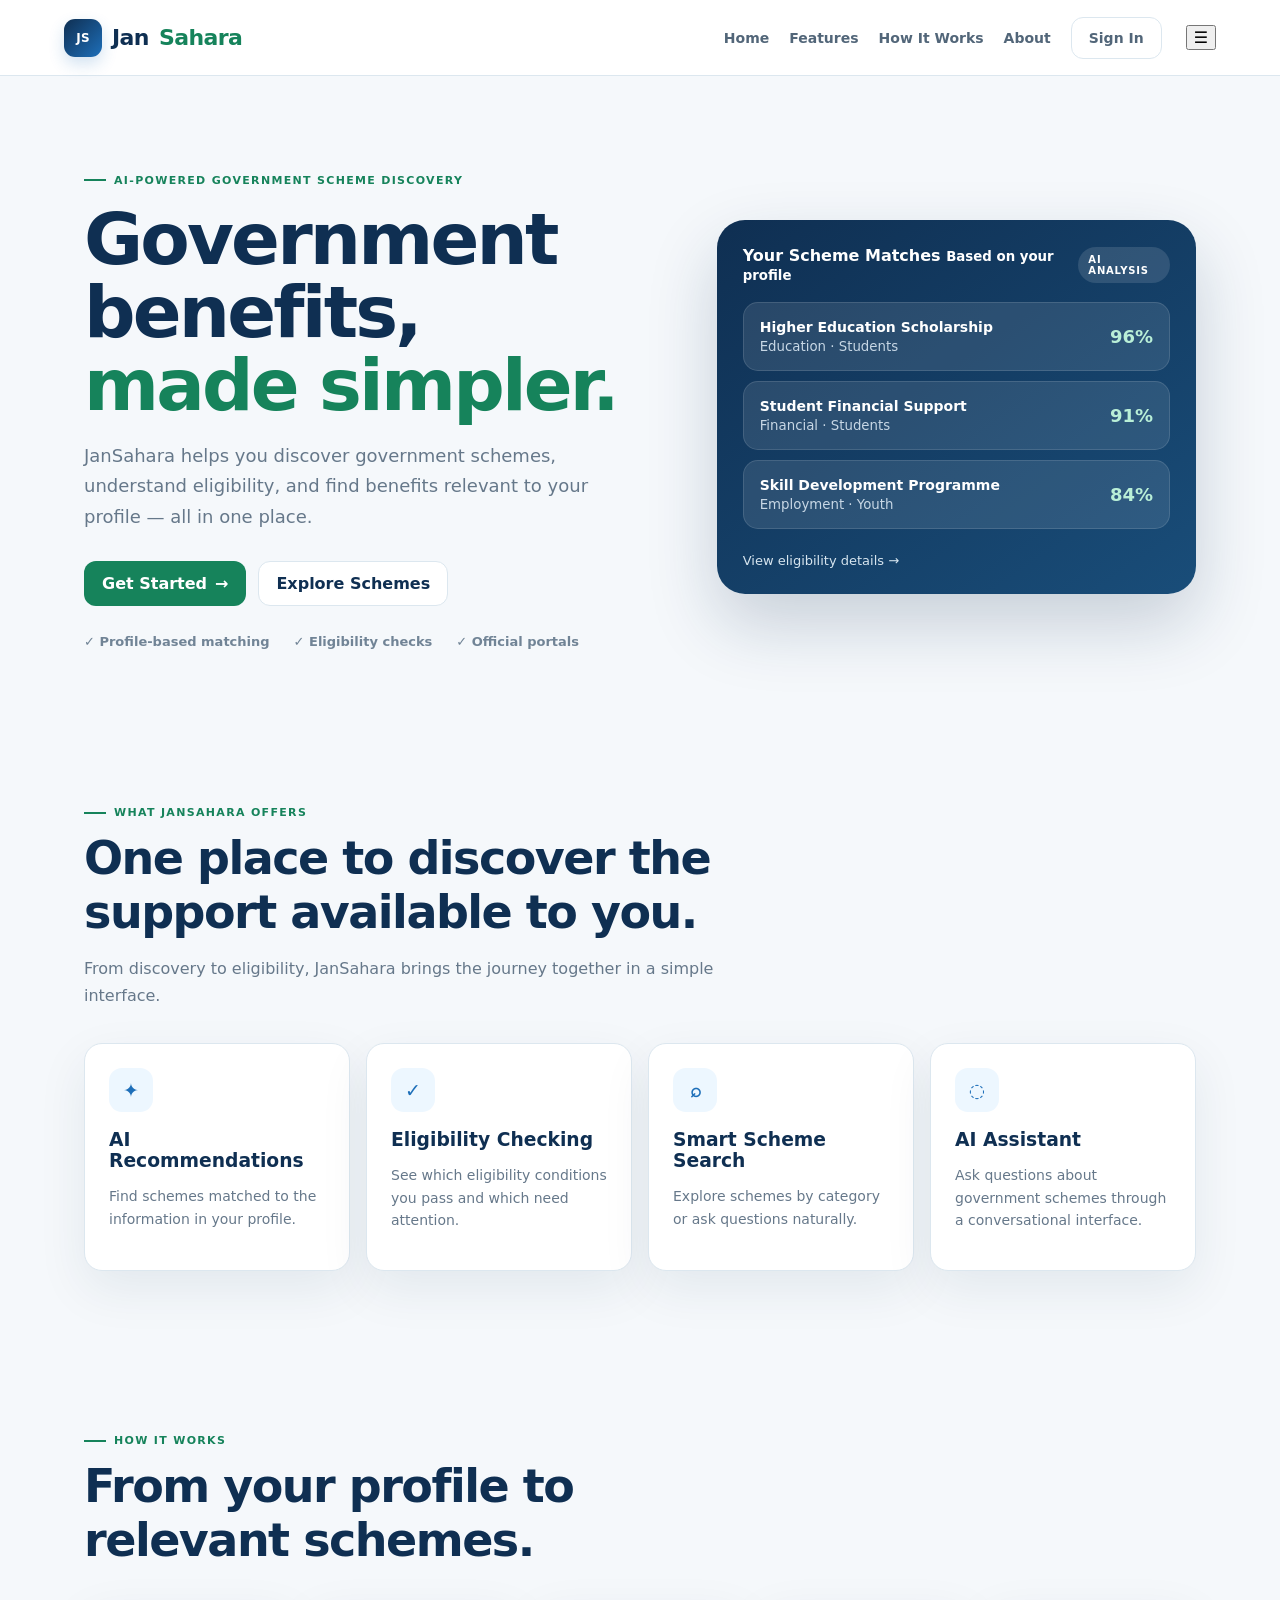
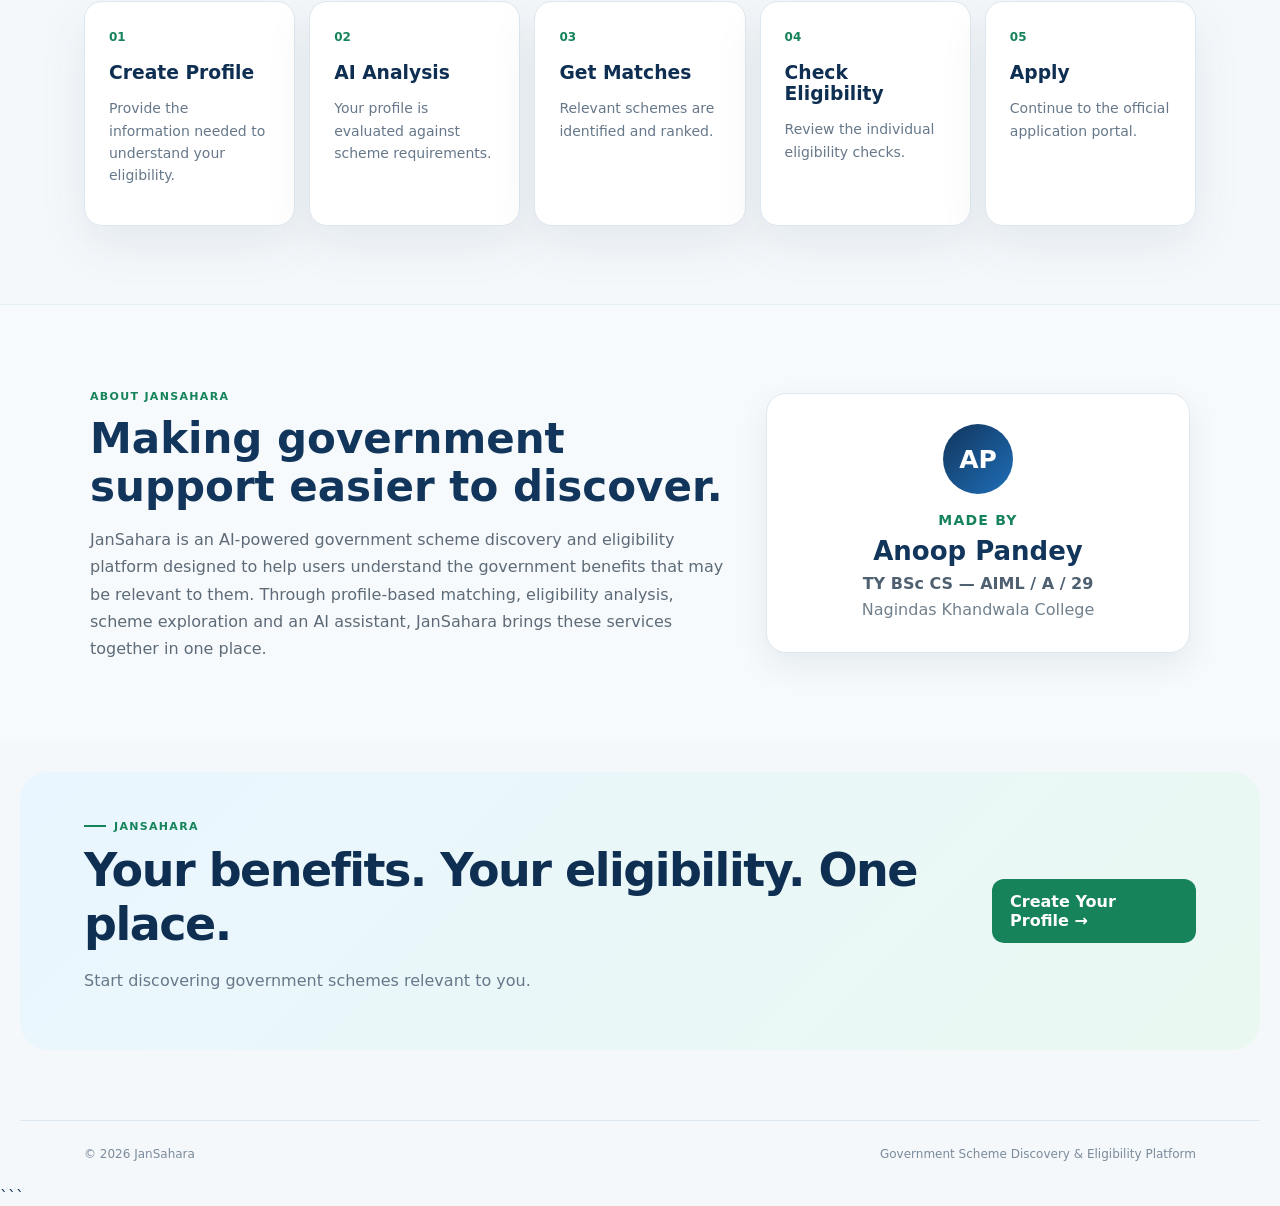
<file: Frontend/index.html>
<!DOCTYPE html>
<html lang="en">
<head>
  <meta charset="UTF-8" />
  <meta name="viewport" content="width=device-width, initial-scale=1.0" />
  <title>JanSahara | Government Schemes Made Simpler</title>
  <link rel="stylesheet" href="style.css" />
  <script src="brand.js"></script>

  <style>
    /* =========================
       ABOUT / CREATOR SECTION
       ========================= */

    .about-section {
      padding: 80px 5%;
      background: #f7fafc;
      border-top: 1px solid #e3edf4;
    }

    .about-container {
      max-width: 1100px;
      margin: 0 auto;
      display: grid;
      grid-template-columns: 1.2fr 0.8fr;
      gap: 40px;
      align-items: center;
    }

    .about-content .eyebrow {
      display: inline-block;
      margin-bottom: 12px;
    }

    .about-content h2 {
      margin: 0 0 15px;
      color: #12355b;
      font-size: clamp(30px, 4vw, 42px);
      line-height: 1.15;
    }

    .about-content p {
      color: #5d6b78;
      line-height: 1.7;
      max-width: 650px;
      margin: 0;
    }

    .creator-card {
      background: #ffffff;
      border: 1px solid #dfe8ef;
      border-radius: 20px;
      padding: 30px;
      text-align: center;
      box-shadow: 0 12px 30px rgba(18, 53, 91, 0.08);
    }

    .creator-badge {
      width: 70px;
      height: 70px;
      margin: 0 auto 18px;
      border-radius: 50%;
      background: linear-gradient(135deg, #12355b, #1e6fb9);
      color: #ffffff;
      display: flex;
      align-items: center;
      justify-content: center;
      font-size: 25px;
      font-weight: 800;
    }

    .creator-card .made-by {
      margin: 0 0 8px;
      color: #16835b;
      font-size: 14px;
      font-weight: 800;
      letter-spacing: 1.2px;
      text-transform: uppercase;
    }

    .creator-card h3 {
      margin: 0 0 8px;
      color: #12355b;
      font-size: 26px;
    }

    .creator-card .course {
      margin: 0 0 5px;
      color: #4f6070;
      font-weight: 700;
    }

    .creator-card .college {
      margin: 0;
      color: #71808d;
      line-height: 1.5;
    }

    @media (max-width: 800px) {
      .about-container {
        grid-template-columns: 1fr;
      }

      .creator-card {
        max-width: 500px;
        width: 100%;
        margin: 0 auto;
      }
    }
  </style>
</head>

<body>

  <header class="navbar">
    <a class="logo" href="#home">Jan<span>Sahara</span></a>

    <nav>
      <a href="#home">Home</a>
      <a href="#features">Features</a>
      <a href="#how-it-works">How It Works</a>
      <a href="#about">About</a>
      <a class="btn btn-outline" href="login.html">Sign In</a>
    </nav>

    <button class="menu-btn" aria-label="Open menu">☰</button>
  </header>

  <main>

    <!-- HERO -->
    <section class="hero" id="home">
      <div class="hero-copy">
        <span class="eyebrow">
          AI-POWERED GOVERNMENT SCHEME DISCOVERY
        </span>

        <h1>
          Government benefits,<br>
          <span>made simpler.</span>
        </h1>

        <p>
          JanSahara helps you discover government schemes, understand
          eligibility, and find benefits relevant to your profile —
          all in one place.
        </p>

        <div class="hero-actions">
          <a class="btn btn-primary" href="register.html">
            Get Started <span>→</span>
          </a>

          <a class="btn btn-light" href="scheme-explorer.html">
            Explore Schemes
          </a>
        </div>

        <div class="trust-row">
          <span>✓ Profile-based matching</span>
          <span>✓ Eligibility checks</span>
          <span>✓ Official portals</span>
        </div>
      </div>

      <div class="dashboard-preview">
        <div class="preview-header">
          <div>
            <strong>Your Scheme Matches</strong>
            <small>Based on your profile</small>
          </div>

          <span class="ai-pill">AI ANALYSIS</span>
        </div>

        <div class="scheme-card">
          <div>
            <strong>Higher Education Scholarship</strong>
            <small>Education · Students</small>
          </div>
          <b>96%</b>
        </div>

        <div class="scheme-card">
          <div>
            <strong>Student Financial Support</strong>
            <small>Financial · Students</small>
          </div>
          <b>91%</b>
        </div>

        <div class="scheme-card">
          <div>
            <strong>Skill Development Programme</strong>
            <small>Employment · Youth</small>
          </div>
          <b>84%</b>
        </div>

        <div class="preview-footer">
          View eligibility details <span>→</span>
        </div>
      </div>
    </section>


    <!-- FEATURES -->
    <section class="section" id="features">

      <div class="section-heading">
        <span class="eyebrow">WHAT JANSAHARA OFFERS</span>

        <h2>
          One place to discover the support available to you.
        </h2>

        <p>
          From discovery to eligibility, JanSahara brings the journey
          together in a simple interface.
        </p>
      </div>

      <div class="feature-grid">

        <article class="feature">
          <div class="icon">✦</div>
          <h3>AI Recommendations</h3>
          <p>
            Find schemes matched to the information in your profile.
          </p>
        </article>

        <article class="feature">
          <div class="icon">✓</div>
          <h3>Eligibility Checking</h3>
          <p>
            See which eligibility conditions you pass and which need attention.
          </p>
        </article>

        <article class="feature">
          <div class="icon">⌕</div>
          <h3>Smart Scheme Search</h3>
          <p>
            Explore schemes by category or ask questions naturally.
          </p>
        </article>

        <article class="feature">
          <div class="icon">◌</div>
          <h3>AI Assistant</h3>
          <p>
            Ask questions about government schemes through a conversational interface.
          </p>
        </article>

      </div>
    </section>


    <!-- HOW IT WORKS -->
    <section class="section process" id="how-it-works">

      <div class="section-heading">
        <span class="eyebrow">HOW IT WORKS</span>

        <h2>
          From your profile to relevant schemes.
        </h2>
      </div>

      <div class="steps">

        <div class="step">
          <span>01</span>
          <h3>Create Profile</h3>
          <p>
            Provide the information needed to understand your eligibility.
          </p>
        </div>

        <div class="step">
          <span>02</span>
          <h3>AI Analysis</h3>
          <p>
            Your profile is evaluated against scheme requirements.
          </p>
        </div>

        <div class="step">
          <span>03</span>
          <h3>Get Matches</h3>
          <p>
            Relevant schemes are identified and ranked.
          </p>
        </div>

        <div class="step">
          <span>04</span>
          <h3>Check Eligibility</h3>
          <p>
            Review the individual eligibility checks.
          </p>
        </div>

        <div class="step">
          <span>05</span>
          <h3>Apply</h3>
          <p>
            Continue to the official application portal.
          </p>
        </div>

      </div>
    </section>


    <!-- ABOUT + CREATOR -->
    <section class="about-section" id="about">

      <div class="about-container">

        <div class="about-content">

          <span class="eyebrow">ABOUT JANSAHARA</span>

          <h2>
            Making government support easier to discover.
          </h2>

          <p>
            JanSahara is an AI-powered government scheme discovery and
            eligibility platform designed to help users understand the
            government benefits that may be relevant to them.
            Through profile-based matching, eligibility analysis,
            scheme exploration and an AI assistant, JanSahara brings
            these services together in one place.
          </p>

        </div>


        <div class="creator-card">

          <div class="creator-badge">
            AP
          </div>

          <p class="made-by">
            Made by
          </p>

          <h3>
            Anoop Pandey
          </h3>

          <p class="course">
            TY BSc CS — AIML / A / 29
          </p>

          <p class="college">
            Nagindas Khandwala College
          </p>

        </div>

      </div>

    </section>


    <!-- FINAL CTA -->
    <section class="cta">

      <div>
        <span class="eyebrow">JANSAHARA</span>

        <h2>
          Your benefits. Your eligibility. One place.
        </h2>

        <p>
          Start discovering government schemes relevant to you.
        </p>
      </div>

      <a class="btn btn-primary" href="register.html">
        Create Your Profile →
      </a>

    </section>

  </main>


  <!-- FOOTER -->
  <footer>
    <span>© 2026 JanSahara</span>
    <span>Government Scheme Discovery & Eligibility Platform</span>
  </footer>

  <script src="script.js"></script>

</body>
</html>
```
</file>
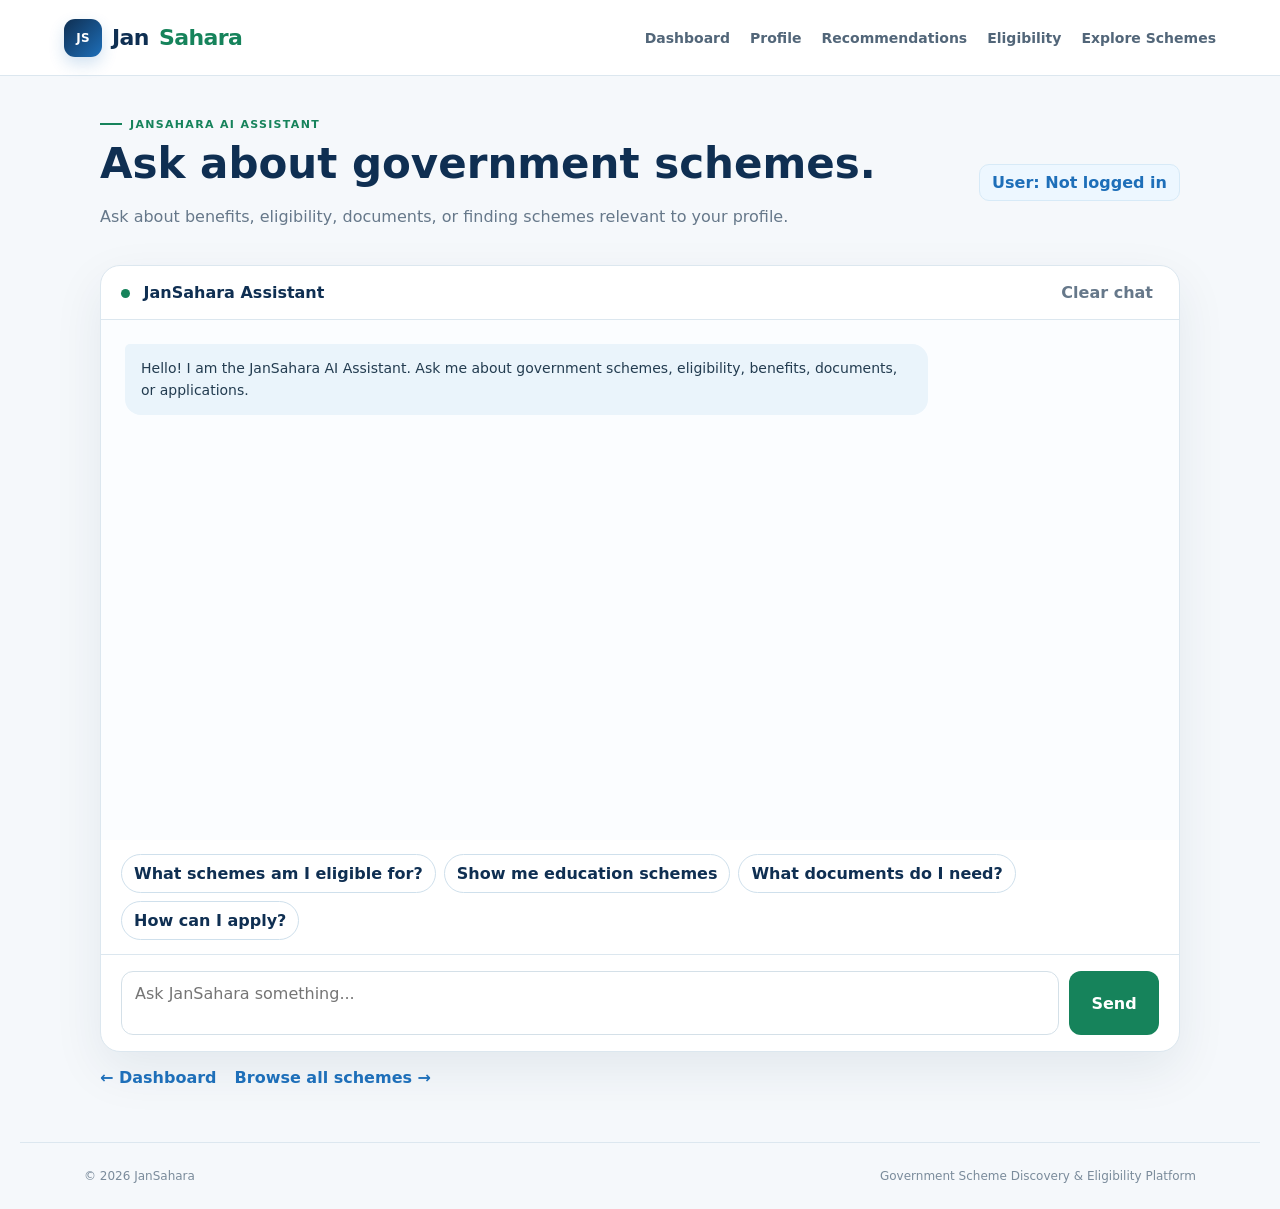
<file: Frontend/chatbot.html>
<!DOCTYPE html>
<html lang="en">
<head>
  <meta charset="UTF-8" />
  <meta name="viewport" content="width=device-width, initial-scale=1.0" />
  <title>JanSahara | AI Assistant</title>
  <link rel="stylesheet" href="style.css" />
  
<script src="brand.js"></script>
</head>
<body class="chat-page">
  <header class="navbar">
    <a class="logo" href="index.html">Jan<span>Sahara</span></a>
    <nav>
      <a href="dashboard.html">Dashboard</a>
      <a href="profile.html">Profile</a>
      <a href="recommendations.html">Recommendations</a>
      <a href="eligibility.html">Eligibility</a>
      <a href="scheme-explorer.html">Explore Schemes</a>
    </nav>
  </header>

  <main class="chat-shell">
    <div class="chat-head">
      <div><span class="eyebrow">JANSAHARA AI ASSISTANT</span><h1>Ask about government schemes.</h1><p>Ask about benefits, eligibility, documents, or finding schemes relevant to your profile.</p></div>
      <div class="user-pill" id="userPill">User: —</div>
    </div>

    <section class="chat-card">
      <div class="chat-toolbar"><div class="assistant-status"><span class="dot"></span> JanSahara Assistant</div><button class="clear-btn" id="clearChat">Clear chat</button></div>
      <div class="messages" id="messages" aria-live="polite"></div>
      <div class="suggestions">
        <button class="suggestion">What schemes am I eligible for?</button>
        <button class="suggestion">Show me education schemes</button>
        <button class="suggestion">What documents do I need?</button>
        <button class="suggestion">How can I apply?</button>
      </div>
      <form class="composer" id="chatForm">
        <textarea id="query" placeholder="Ask JanSahara something..." aria-label="Your question"></textarea>
        <button class="send-btn" id="sendBtn" type="submit">Send</button>
      </form>
    </section>
    <div class="back-links"><a href="dashboard.html">← Dashboard</a><a href="scheme-explorer.html">Browse all schemes →</a></div>
  </main>

<footer><span>© 2026 JanSahara</span><span>Government Scheme Discovery & Eligibility Platform</span></footer>
<script>
const API_BASE='https://jansahara-backend.onrender.com';
const userId=localStorage.getItem('jansahara_user_id') || sessionStorage.getItem('jansahara_user_id');
const messages=document.getElementById('messages'), form=document.getElementById('chatForm'), query=document.getElementById('query'), sendBtn=document.getElementById('sendBtn');
document.getElementById('userPill').textContent='User: '+(userId||'Not logged in');
function addMessage(text,type='bot',extra=null){const row=document.createElement('div');row.className='msg '+type;const box=document.createElement('div');box.className='bubble';box.textContent=text;row.appendChild(box);messages.appendChild(row);messages.scrollTop=messages.scrollHeight;if(extra?.scheme_name){const card=document.createElement('div');card.className='result-card';card.innerHTML='<strong>'+escapeHtml(extra.scheme_name)+'</strong>'+(extra.eligibility?'<div>Eligibility: '+escapeHtml(extra.eligibility)+'</div>':'')+(extra.eligibility_score!=null?'<div>Score: '+escapeHtml(String(extra.eligibility_score))+'</div>':'');if(extra.scheme_id){card.innerHTML+='<div style="margin-top:7px"><a href="scheme-explorer.html?scheme='+encodeURIComponent(extra.scheme_id)+'">View scheme</a></div>'}box.appendChild(card);}}
function escapeHtml(s){return s.replace(/[&<>"']/g,c=>({'&':'&amp;','<':'&lt;','>':'&gt;','"':'&quot;',"'":'&#39;'}[c]));}
function welcome(){messages.innerHTML='';addMessage('Hello! I am the JanSahara AI Assistant. Ask me about government schemes, eligibility, benefits, documents, or applications.','bot');}
welcome();
async function sendMessage(text){text=text.trim();if(!text)return;if(!userId){addMessage('Please log in first so I can use your JanSahara profile for personalized answers.','bot');return;}addMessage(text,'user');query.value='';sendBtn.disabled=true;sendBtn.textContent='...';addMessage('Thinking…','bot');const typingRow=messages.lastElementChild;typingRow.querySelector('.bubble').classList.add('typing');try{const res=await fetch(`${API_BASE}/api/chat/${encodeURIComponent(userId)}`,{method:'POST',headers:{'Content-Type':'application/json'},body:JSON.stringify({query:text})});const data=await res.json();typingRow.remove();if(!res.ok||data.status!=='success')throw new Error(data.message||'Unable to get a response');addMessage(data.response||'I could not generate a response for that question.', 'bot', data);}catch(err){typingRow.remove();addMessage('I could not connect to the JanSahara server. Please check your connection and try again.','bot');console.error(err)}finally{sendBtn.disabled=false;sendBtn.textContent='Send';query.focus()}}
form.addEventListener('submit',e=>{e.preventDefault();sendMessage(query.value)});query.addEventListener('keydown',e=>{if(e.key==='Enter'&&!e.shiftKey){e.preventDefault();sendMessage(query.value)}});document.querySelectorAll('.suggestion').forEach(b=>b.addEventListener('click',()=>sendMessage(b.textContent)));document.getElementById('clearChat').addEventListener('click',welcome);
</script>
</body>
</html>
</file>
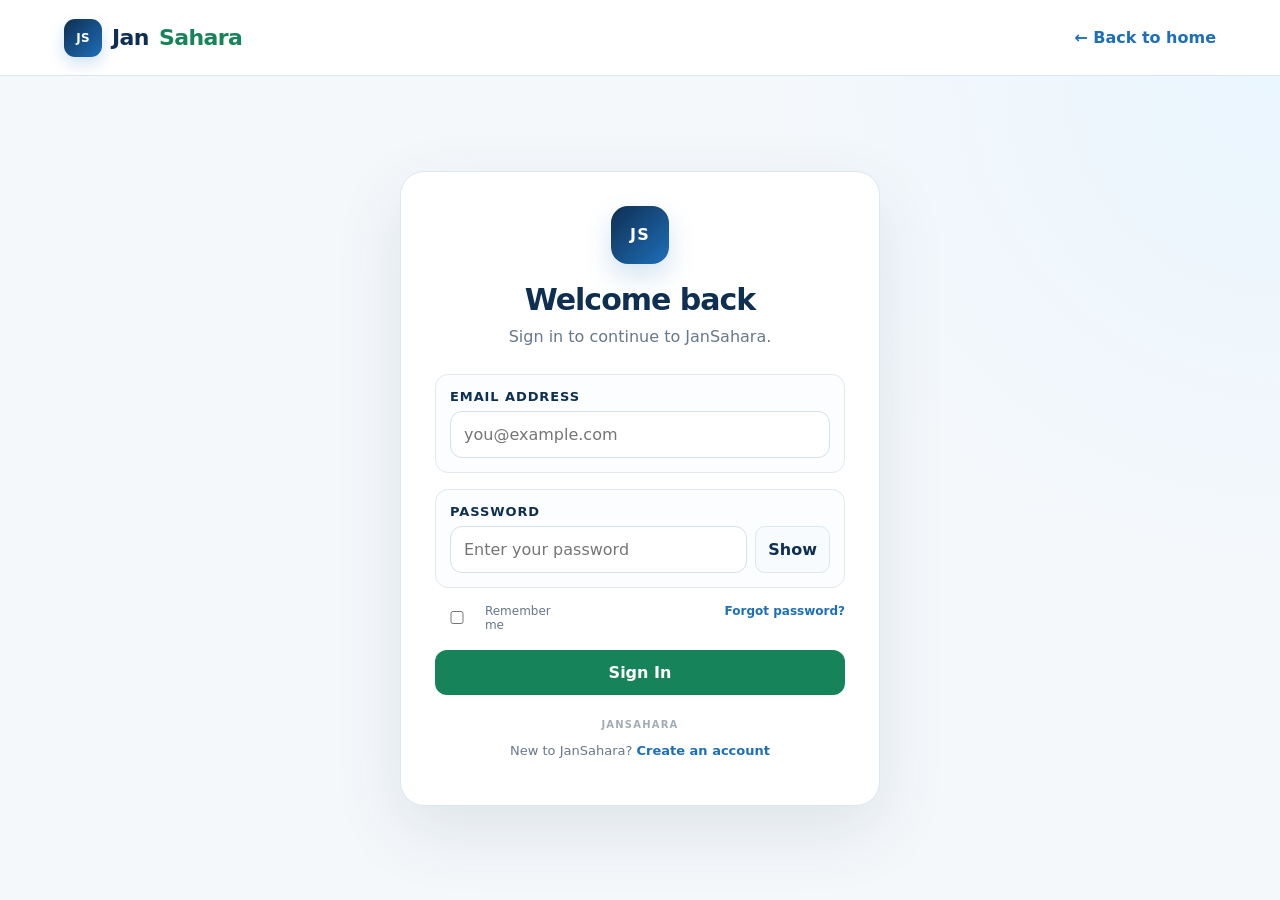
<file: Frontend/dashboard.html>
<!DOCTYPE html>
<html lang="en">
<head>
  <meta charset="UTF-8">
  <meta name="viewport" content="width=device-width, initial-scale=1.0">
  <meta name="theme-color" content="#0f2f52">
  <title>Dashboard | JanSahara</title>
  <link rel="stylesheet" href="style.css">
  <link rel="icon" href="data:image/svg+xml,%3Csvg xmlns=%27http://www.w3.org/2000/svg%27 viewBox=%270 0 64 64%27%3E%3Crect width=%2764%27 height=%2764%27 rx=%2716%27 fill=%27%230f2f52%27/%3E%3Ctext x=%2732%27 y=%2740%27 text-anchor=%27middle%27 font-family=%27Arial%27 font-size=%2724%27 font-weight=%27900%27 fill=%27white%27%3EJS%3C/text%3E%3C/svg%3E">
  
<script src="brand.js"></script>
</head>
<body>
  <header class="auth-nav">
    <a class="logo" href="index.html">Jan<span>Sahara</span></a>
    <button class="logout" id="logoutBtn">Sign Out</button>
  </header>

  <main class="dashboard">
    <div class="dash-top">
      <div>
        <h1>Welcome to JanSahara</h1>
        <p>Your government scheme assistance dashboard.</p>
      </div>
    </div>

    <section class="welcome-card">
      <h2>Your JanSahara Account</h2>
      <p id="emailText">Loading account...</p>
      <span class="user-id" id="userIdText">User ID: —</span>
      <div class="status" id="profileStatus">Checking profile...</div>

      <div class="profile-cta" id="profileCta">
        <h3>📋 Complete your profile</h3>
        <p>Complete the JanSahara questionnaire so we can show your personal profile and provide more accurate scheme recommendations and AI assistance.</p>
        <a
          class="complete-btn"
          id="completeProfileBtn"
          href="#"
          target="_blank"
          rel="noopener noreferrer"
        >
          Complete your profile ↗
        </a>
      </div>
    </section>

    <section class="profile-cta" style="margin-bottom:22px;background:#fff;border-color:var(--line)">
      <h3>✨ Your JanSahara toolkit</h3>
      <p>Complete your profile first, then use recommendations and eligibility checks to understand which schemes may fit your circumstances. You can also ask the AI assistant questions in plain language.</p>
    </section>

    <section class="dash-grid">
      <article class="dash-card">
        <h3>👤 My Profile</h3>
        <p>View the information submitted through your JanSahara profile questionnaire.</p>
        <a href="profile.html">View Profile →</a>
      </article>
      <article class="dash-card">
        <h3>🎯 Recommendations</h3>
        <p>Discover government schemes matched to your profile.</p>
        <a href="recommendations.html">View Recommendations →</a>
      </article>
      <article class="dash-card">
        <h3>✓ Eligibility</h3>
        <p>Check your eligibility and matching score across available schemes.</p>
        <a href="eligibility.html">Check Eligibility →</a>
      </article>
      <article class="dash-card">
        <h3>🔎 Explore Schemes</h3>
        <p>Browse government schemes and learn about their benefits and application process.</p>
        <a href="scheme-explorer.html">Explore Schemes →</a>
      </article>
      <article class="dash-card">
        <h3>💬 JanSahara AI</h3>
        <p>Talk with the AI assistant about schemes, benefits and eligibility.</p>
        <a href="chatbot.html">Open AI Assistant →</a>
      </article>
    </section>
  </main>
  <footer><span>© 2026 JanSahara</span><span>Government Scheme Discovery & Eligibility Platform</span></footer>

  <script>
    const API_BASE_URL = 'https://jansahara-backend.onrender.com';
    const userId = localStorage.getItem('jansahara_user_id') || sessionStorage.getItem('jansahara_user_id');
    const email = localStorage.getItem('jansahara_email') || sessionStorage.getItem('jansahara_email');

    const completeProfileBtn = document.getElementById('completeProfileBtn');

    if (completeProfileBtn && userId) {
      completeProfileBtn.href =
        'https://docs.google.com/forms/d/e/1FAIpQLSc9BTsHN5tKxQ51Aq7to273TGJ0B1_OhvRa9m9gXdISmTUmbg/viewform?usp=pp_url&entry.952470711='
        + encodeURIComponent(userId);
    }

    if (!userId) {
      window.location.href = 'login.html';
    } else {
      document.getElementById('userIdText').textContent = `User ID: ${userId}`;
      document.getElementById('emailText').textContent = email || 'Signed-in JanSahara user';

      fetch(`${API_BASE_URL}/api/profile/${encodeURIComponent(userId)}`)
        .then(response => response.json())
        .then(data => {
          const status = document.getElementById('profileStatus');
          const cta = document.getElementById('profileCta');
          if (data.status === 'success') {
            const profile = data.profile || {};
            const hasDetails = Object.keys(profile).some(key => key !== 'user_id' && profile[key] !== null && profile[key] !== '');
            if (hasDetails) {
              status.textContent = '✓ Profile information is available — you can update it anytime';
            } else {
              status.textContent = '• Profile is ready to be completed';
            }
            cta.style.display = 'block';
          } else {
            status.textContent = '• Profile information is not available yet';
            cta.style.display = 'block';
          }
        })
        .catch(() => {
          document.getElementById('profileStatus').textContent = '• Backend connection unavailable';
        });
    }

    document.getElementById('logoutBtn').addEventListener('click', () => {
      localStorage.removeItem('jansahara_user_id');
      localStorage.removeItem('jansahara_email');
      sessionStorage.removeItem('jansahara_user_id');
      sessionStorage.removeItem('jansahara_email');
      window.location.href = 'login.html';
    });
  </script>
</body>
</html>
</file>
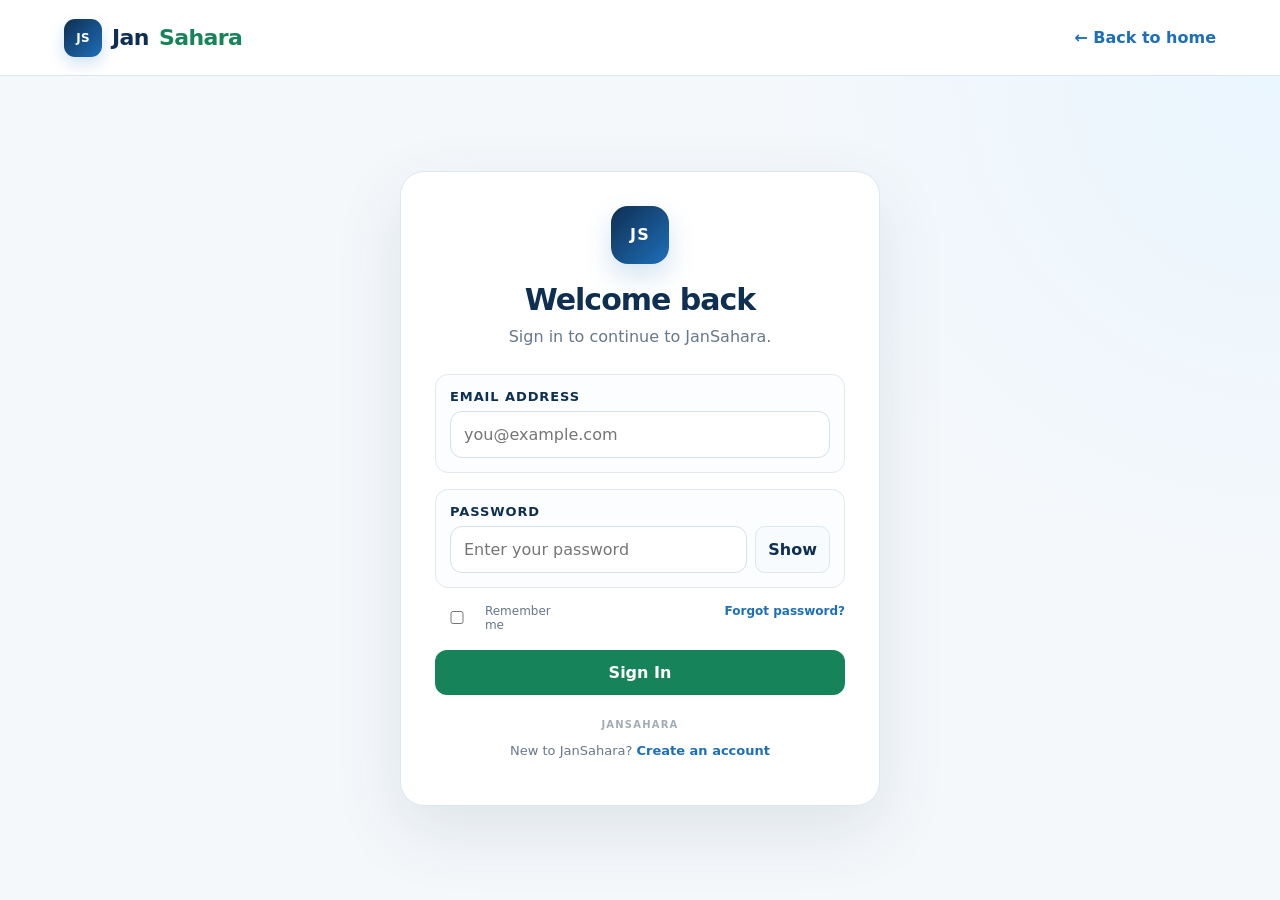
<file: Frontend/eligibility.html>
<!DOCTYPE html>
<html lang="en">
<head>
<meta charset="UTF-8"><meta name="viewport" content="width=device-width, initial-scale=1.0">
  <meta name="theme-color" content="#0f2f52">
<title>Eligibility | JanSahara</title><link rel="stylesheet" href="style.css">
  <link rel="icon" href="data:image/svg+xml,%3Csvg xmlns=%27http://www.w3.org/2000/svg%27 viewBox=%270 0 64 64%27%3E%3Crect width=%2764%27 height=%2764%27 rx=%2716%27 fill=%27%230f2f52%27/%3E%3Ctext x=%2732%27 y=%2740%27 text-anchor=%27middle%27 font-family=%27Arial%27 font-size=%2724%27 font-weight=%27900%27 fill=%27white%27%3EJS%3C/text%3E%3C/svg%3E">

<script src="brand.js"></script>
</head>
<body>
<header class="auth-nav nav"><a class="logo" href="index.html">Jan<span>Sahara</span></a><a class="back" href="dashboard.html">← Dashboard</a><button class="logout" id="logoutBtn">Sign Out</button></header>
<main class="page">
<div class="head"><div><h1>Eligibility Check</h1><p>See how your profile matches the eligibility requirements of government schemes.</p></div><div class="actions"><a class="btn secondary" href="profile.html">My Profile</a><a class="btn secondary" href="chatbot.html">AI Assistant</a><button class="btn primary" id="refreshBtn">↻ Check Again</button></div></div>
<section class="summary"><div class="stat"><small>Schemes Checked</small><strong id="total">—</strong></div><div class="stat"><small>Likely Eligible</small><strong id="eligible">—</strong></div><div class="stat"><small>Not Likely Eligible</small><strong id="notEligible">—</strong></div><div class="stat"><small>Need More Data</small><strong id="unknown">—</strong></div></section>
<div id="status" class="status muted">Checking eligibility...</div>
<div class="filters"><button class="filter active" data-filter="all">All</button><button class="filter" data-filter="Likely Eligible">Likely Eligible</button><button class="filter" data-filter="Not Eligible">Not Likely Eligible</button><button class="filter" data-filter="Unknown">Need More Data</button></div>
<section id="cards" class="cards"><div class="loading">Running eligibility checks…</div></section>
</main>
<footer><span>© 2026 JanSahara</span><span>Government Scheme Discovery & Eligibility Platform</span></footer>
<script>
const API='https://jansahara-backend.onrender.com';
const userId=localStorage.getItem('jansahara_user_id')||sessionStorage.getItem('jansahara_user_id');
if(!userId) location.href='login.html';
const $=id=>document.getElementById(id); let allResults=[]; let activeFilter='all';
function logout(){['jansahara_user_id','jansahara_email'].forEach(k=>{localStorage.removeItem(k);sessionStorage.removeItem(k)});location.href='login.html'} $('logoutBtn').onclick=logout;
function escapeHTML(v){return String(v??'').replace(/[&<>'"]/g,c=>({'&':'&amp;','<':'&lt;','>':'&gt;',"'":'&#39;','"':'&quot;'}[c]))}
function arr(v){return Array.isArray(v)?v:[]}
function checkText(x){if(typeof x==='string')return x; return x?.reason||x?.message||x?.check||JSON.stringify(x)}
function render(){const cards=$('cards'); let items=allResults.filter(r=>activeFilter==='all'||r.eligibility===activeFilter||(activeFilter==='Unknown'&&(!r.eligibility||r.eligibility==='Unknown'))); if(!items.length){cards.innerHTML='<div class="empty"><h2>No schemes in this view</h2><p>Try another filter or complete more profile information.</p></div>';return} cards.innerHTML=items.map((r,i)=>{const eligibility=r.eligibility||'Unknown';const cls=eligibility==='Likely Eligible'?'likely':eligibility==='Not Eligible'?'notlikely':'unknown';const passed=arr(r.passed_checks), failed=arr(r.failed_checks), unknown=arr(r.unknown_checks), na=arr(r.not_applicable_checks);return `<article class="card"><div class="card-top"><div><span class="rank">${escapeHTML(r.scheme_id||'')} • RESULT ${i+1}</span><h2>${escapeHTML(r.scheme_name||'Government Scheme')}</h2><div class="category">${escapeHTML(r.scheme_category||'Government Scheme')}</div></div><div class="score"><strong>${escapeHTML(r.match_score??0)}</strong><small>MATCH %</small></div></div><span class="badge ${cls}">${escapeHTML(eligibility)}</span>${passed.length?`<div class="section-title">Passed checks (${passed.length})</div><div class="checks">${passed.slice(0,5).map(x=>`<div class="check pass">✓ <b>${escapeHTML(checkText(x))}</b></div>`).join('')}</div>`:''}${failed.length?`<div class="section-title">Failed checks (${failed.length})</div><div class="checks">${failed.slice(0,5).map(x=>`<div class="check fail">✕ <b>${escapeHTML(checkText(x))}</b></div>`).join('')}</div>`:''}${unknown.length?`<div class="section-title">Unknown checks (${unknown.length})</div><div class="checks">${unknown.slice(0,5).map(x=>`<div class="check unknown">? <b>${escapeHTML(checkText(x))}</b></div>`).join('')}</div>`:''}${na.length?`<div class="section-title">Not applicable (${na.length})</div><div class="checks">${na.slice(0,3).map(x=>`<div class="check">— ${escapeHTML(checkText(x))}</div>`).join('')}</div>`:''}<div class="card-actions"><a class="btn secondary" href="recommendations.html">View Recommendations</a></div></article>`}).join('')}
async function load(){ $('status').textContent='Checking eligibility...';$('status').className='status muted';$('cards').innerHTML='<div class="loading">Running eligibility checks…</div>'; try{const res=await fetch(`${API}/api/eligibility/${encodeURIComponent(userId)}`);const data=await res.json();if(!res.ok||data.status!=='success')throw new Error(data.message||'Unable to check eligibility.');allResults=data.results||[];$('total').textContent=allResults.length;$('eligible').textContent=allResults.filter(r=>r.eligibility==='Likely Eligible').length;$('notEligible').textContent=allResults.filter(r=>r.eligibility==='Not Eligible').length;$('unknown').textContent=allResults.filter(r=>!r.eligibility||r.eligibility==='Unknown').length;render();$('status').textContent=`✓ Eligibility checked for ${allResults.length} schemes using your current profile`;$('status').className='status success'}catch(e){$('cards').innerHTML='<div class="empty"><h2>Could not check eligibility</h2><p>'+escapeHTML(e.message)+'</p><p style="margin-top:8px">Please check your JanSahara server connection and try again.</p></div>';$('status').textContent='Backend connection error';$('status').className='status error'}}
$('refreshBtn').onclick=load;document.querySelectorAll('.filter').forEach(b=>b.onclick=()=>{document.querySelectorAll('.filter').forEach(x=>x.classList.remove('active'));b.classList.add('active');activeFilter=b.dataset.filter;render()});load();
</script>
</body></html>
</file>
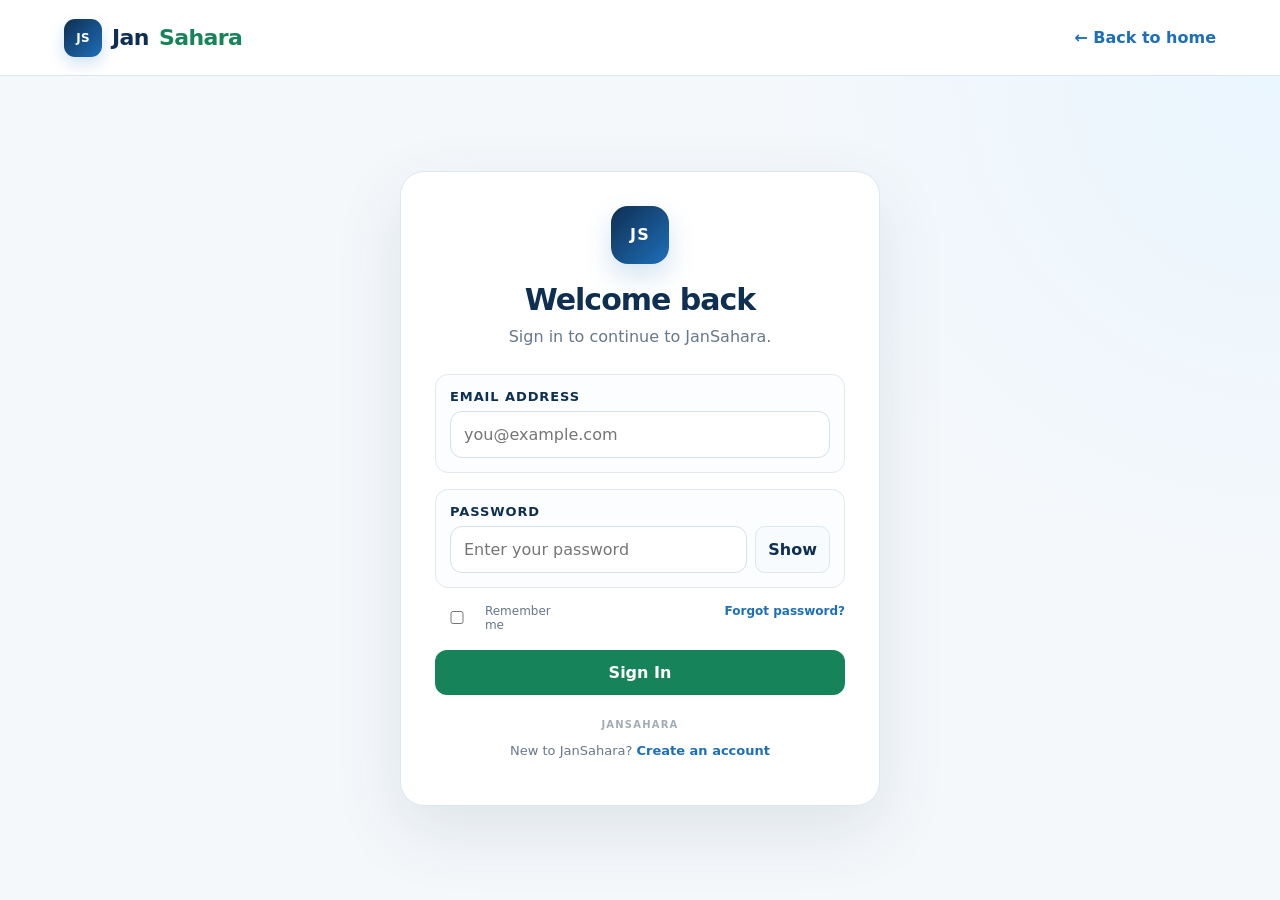
<file: Frontend/login.html>
<!DOCTYPE html><html lang="en"><head><meta charset="UTF-8"><meta name="viewport" content="width=device-width,initial-scale=1.0"><title>Sign In | JanSahara</title><link rel="stylesheet" href="auth.css">
  <link rel="icon" href="data:image/svg+xml,%3Csvg xmlns=%27http://www.w3.org/2000/svg%27 viewBox=%270 0 64 64%27%3E%3Crect width=%2764%27 height=%2764%27 rx=%2716%27 fill=%27%230f2f52%27/%3E%3Ctext x=%2732%27 y=%2740%27 text-anchor=%27middle%27 font-family=%27Arial%27 font-size=%2724%27 font-weight=%27900%27 fill=%27white%27%3EJS%3C/text%3E%3C/svg%3E"><script src="brand.js"></script>
</head><body>
<header class="auth-nav"><a class="logo" href="index.html">Jan<span>Sahara</span></a><a class="back" href="index.html">← Back to home</a></header>
<main class="auth-wrap"><section class="auth-card"><div class="auth-head"><div class="mark">JS</div><h1>Welcome back</h1><p>Sign in to continue to JanSahara.</p></div>
<form id="loginForm"><div class="field"><label for="email">Email address</label><input id="email" type="email" placeholder="you@example.com" required></div><div class="field"><label for="password">Password</label><div class="password-row"><input id="password" type="password" placeholder="Enter your password" required><button type="button" class="toggle-pass" data-target="password">Show</button></div></div><div class="options"><label class="remember"><input type="checkbox" id="remember"> Remember me</label><a class="auth-link" href="#" id="forgot">Forgot password?</a></div><button class="submit" type="submit">Sign In</button><div id="message" class="message"></div></form>
<div class="divider">JANSAHARA</div><p class="auth-foot">New to JanSahara? <a class="auth-link" href="register.html">Create an account</a></p></section></main>
<script src="auth.js"></script></body></html>
</file>
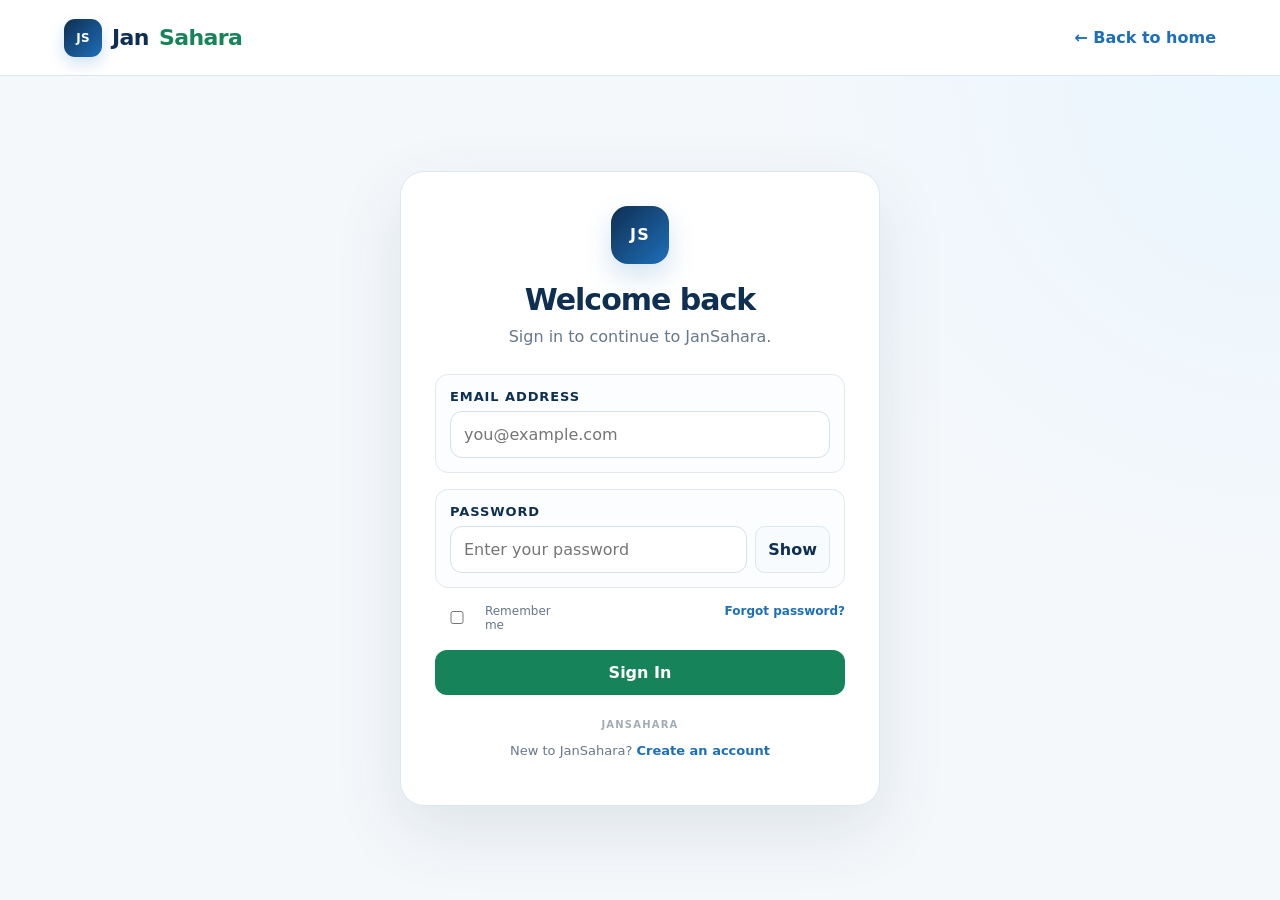
<file: Frontend/profile.html>
<!DOCTYPE html>
<html lang="en">
<head>
  <meta charset="UTF-8">
  <meta name="viewport" content="width=device-width, initial-scale=1.0">
  <meta name="theme-color" content="#0f2f52">
  <title>My Profile | JanSahara</title>
  <link rel="stylesheet" href="style.css">
  <link rel="icon" href="data:image/svg+xml,%3Csvg xmlns=%27http://www.w3.org/2000/svg%27 viewBox=%270 0 64 64%27%3E%3Crect width=%2764%27 height=%2764%27 rx=%2716%27 fill=%27%230f2f52%27/%3E%3Ctext x=%2732%27 y=%2740%27 text-anchor=%27middle%27 font-family=%27Arial%27 font-size=%2724%27 font-weight=%27900%27 fill=%27white%27%3EJS%3C/text%3E%3C/svg%3E">
  
<script src="brand.js"></script>
</head>
<body>
  <header class="auth-nav">
    <a class="logo" href="index.html">Jan<span>Sahara</span></a>
    <div>
      <a class="back" href="dashboard.html">← Dashboard</a>
      <button class="logout" id="logoutBtn">Sign Out</button>
    </div>
  </header>

  <main class="profile-page">
    <div class="profile-head">
      <div>
        <h1>My Profile</h1>
        <p>Your profile is used by JanSahara for eligibility and scheme recommendations.</p>
      </div>
      <span class="profile-id" id="userIdText">User ID: —</span>
    </div>

    <div id="pageStatus" class="status muted">Loading your profile...</div>

    <section class="profile-card">
      <h2>Personal Information</h2>
      <div class="profile-grid">
        <div class="field"><label>Age</label><span id="age">—</span></div>
        <div class="field"><label>Gender</label><span id="gender">—</span></div>
        <div class="field"><label>Marital Status</label><span id="marital_status">—</span></div>
        <div class="field"><label>Citizenship</label><span id="citizenship">—</span></div>
        <div class="field"><label>State</label><span id="state">—</span></div>
        <div class="field"><label>District</label><span id="district">—</span></div>
        <div class="field"><label>Area Type</label><span id="area_type">—</span></div>
        <div class="field"><label>Social Category</label><span id="social_category">—</span></div>
        <div class="field"><label>BPL Status</label><span id="bpl_status">—</span></div>
      </div>
    </section>

    <section class="profile-card">
      <h2>Education & Employment</h2>
      <div class="profile-grid">
        <div class="field"><label>Currently Studying</label><span id="currently_studying">—</span></div>
        <div class="field"><label>Highest Qualification</label><span id="highest_qualification">—</span></div>
        <div class="field"><label>Education Level</label><span id="current_education_level">—</span></div>
        <div class="field"><label>Course / Stream</label><span id="course_stream">—</span></div>
        <div class="field"><label>Institution Type</label><span id="institution_type">—</span></div>
        <div class="field"><label>Study Mode</label><span id="study_mode">—</span></div>
        <div class="field"><label>Year of Study</label><span id="year_of_study">—</span></div>
        <div class="field"><label>Academic Percentage</label><span id="academic_percentage">—</span></div>
        <div class="field"><label>Employment Status</label><span id="employment_status">—</span></div>
        <div class="field"><label>Occupation</label><span id="occupation">—</span></div>
        <div class="field"><label>Job Seeking</label><span id="job_seeking">—</span></div>
        <div class="field"><label>Skill Development Interest</label><span id="skill_development_interest">—</span></div>
        <div class="field"><label>Entrepreneurship Interest</label><span id="entrepreneurship_interest">—</span></div>
        <div class="field"><label>Skills</label><span id="skills">—</span></div>
      </div>
    </section>

    <section class="profile-card">
      <h2>Income & Household</h2>
      <div class="profile-grid">
        <div class="field"><label>Annual Household Income</label><span id="annual_household_income">—</span></div>
        <div class="field"><label>Annual Individual Income</label><span id="annual_individual_income">—</span></div>
        <div class="field"><label>Household Size</label><span id="household_size">—</span></div>
        <div class="field"><label>Children</label><span id="number_of_children">—</span></div>
        <div class="field"><label>Dependents</label><span id="number_of_dependents">—</span></div>
        <div class="field"><label>Women-Headed Household</label><span id="women_headed_household">—</span></div>
        <div class="field"><label>Single-Parent Household</label><span id="single_parent_household">—</span></div>
        <div class="field"><label>Primary Earner</label><span id="primary_earner">—</span></div>
      </div>
    </section>

    <section class="profile-card">
      <h2>Disability, Agriculture & Housing</h2>
      <div class="profile-grid">
        <div class="field"><label>Disability Status</label><span id="disability_status">—</span></div>
        <div class="field"><label>Disability Percentage</label><span id="disability_percentage">—</span></div>
        <div class="field"><label>Disability Certificate</label><span id="disability_certificate">—</span></div>
        <div class="field"><label>Widow Status</label><span id="widow_status">—</span></div>
        <div class="field"><label>Orphan Status</label><span id="orphan_status">—</span></div>
        <div class="field"><label>Involved in Agriculture</label><span id="involved_in_agriculture">—</span></div>
        <div class="field"><label>Agriculture Role</label><span id="agriculture_role">—</span></div>
        <div class="field"><label>Land Ownership</label><span id="land_ownership">—</span></div>
        <div class="field"><label>Land Holding</label><span id="land_holding_acres">—</span></div>
        <div class="field"><label>Agriculture Type</label><span id="agriculture_type">—</span></div>
        <div class="field"><label>House Ownership</label><span id="house_ownership">—</span></div>
        <div class="field"><label>House Type</label><span id="house_type">—</span></div>
        <div class="field"><label>Electricity</label><span id="electricity_connection">—</span></div>
        <div class="field"><label>Toilet Facility</label><span id="toilet_facility">—</span></div>
        <div class="field"><label>Drinking Water</label><span id="drinking_water_source">—</span></div>
      </div>
    </section>

    <section class="profile-card">
      <h2>Digital Access & Scheme Interests</h2>
      <div class="profile-grid">
        <div class="field"><label>Digital Literacy</label><span id="digital_literacy">—</span></div>
        <div class="field"><label>Smartphone Access</label><span id="smartphone_access">—</span></div>
        <div class="field"><label>Internet Access</label><span id="internet_access">—</span></div>
        <div class="field"><label>Scheme Interests</label><span id="scheme_interests">—</span></div>
        <div class="field"><label>Primary Requirement</label><span id="primary_requirement">—</span></div>
        <div class="field"><label>Receiving Government Benefits</label><span id="receiving_government_benefits">—</span></div>
        <div class="field"><label>Current Schemes</label><span id="current_schemes">—</span></div>
        <div class="field"><label>Previous Scheme Application</label><span id="previous_scheme_application">—</span></div>
        <div class="field"><label>Previous Application Rejected</label><span id="previous_application_rejected">—</span></div>
        <div class="field"><label>Available Documents</label><span id="available_documents">—</span></div>
      </div>
    </section>

    <section class="profile-card">
      <h2>Profile Actions</h2>
      <p class="muted">If your profile is incomplete, use the JanSahara questionnaire to provide or update your information. Google Form submissions are synchronized with your existing User ID.</p>
      <div class="profile-actions">
        <a class="btn btn-primary" href="dashboard.html">Back to Dashboard</a>
        <a class="btn btn-secondary" href="recommendations.html">View Recommendations</a>
        <a class="btn btn-secondary" href="eligibility.html">Check Eligibility</a>
        <a class="btn btn-secondary" href="chatbot.html">Open AI Assistant</a>
      </div>
    </section>
  </main>

  <footer><span>© 2026 JanSahara</span><span>Government Scheme Discovery & Eligibility Platform</span></footer>
<script>
    const API_BASE_URL = 'https://jansahara-backend.onrender.com';
    const userId = localStorage.getItem('jansahara_user_id') || sessionStorage.getItem('jansahara_user_id');

    if (!userId) {
      window.location.href = 'login.html';
    }

    document.getElementById('userIdText').textContent = `User ID: ${userId || '—'}`;

    const fields = [
      'age','gender','marital_status','citizenship','state','district','area_type','social_category','bpl_status',
      'currently_studying','highest_qualification','current_education_level','course_stream','institution_type','study_mode','year_of_study','academic_percentage',
      'employment_status','occupation','job_seeking','skill_development_interest','entrepreneurship_interest','skills',
      'annual_household_income','annual_individual_income','household_size','number_of_children','number_of_dependents','women_headed_household','single_parent_household','primary_earner',
      'disability_status','disability_percentage','disability_certificate','widow_status','orphan_status','involved_in_agriculture','agriculture_role','land_ownership','land_holding_acres','agriculture_type','house_ownership','house_type','electricity_connection','toilet_facility','drinking_water_source',
      'digital_literacy','smartphone_access','internet_access','scheme_interests','primary_requirement','receiving_government_benefits','current_schemes','previous_scheme_application','previous_application_rejected','available_documents'
    ];

    function displayValue(value) {
      if (value === null || value === undefined || String(value).trim() === '') return 'Not provided';
      return String(value);
    }

    async function loadProfile() {
      const status = document.getElementById('pageStatus');
      try {
        const response = await fetch(`${API_BASE_URL}/api/profile/${encodeURIComponent(userId)}`);
        const data = await response.json();
        if (!response.ok || data.status !== 'success') throw new Error(data.message || 'Unable to load profile.');
        const profile = data.profile || {};
        let provided = 0;
        fields.forEach(key => {
          const el = document.getElementById(key);
          if (!el) return;
          const value = displayValue(profile[key]);
          el.textContent = value;
          el.classList.toggle('empty', value === 'Not provided');
          if (value !== 'Not provided') provided++;
        });
        status.textContent = `✓ Profile loaded • ${provided} profile fields currently provided`;
        status.className = 'status success';
      } catch (error) {
        status.textContent = error.message || 'Unable to connect to the JanSahara server.';
        status.className = 'status error';
      }
    }

    document.getElementById('logoutBtn').addEventListener('click', () => {
      localStorage.removeItem('jansahara_user_id');
      localStorage.removeItem('jansahara_email');
      sessionStorage.removeItem('jansahara_user_id');
      sessionStorage.removeItem('jansahara_email');
      window.location.href = 'login.html';
    });

    if (userId) loadProfile();
  </script>
</body>
</html>
</file>
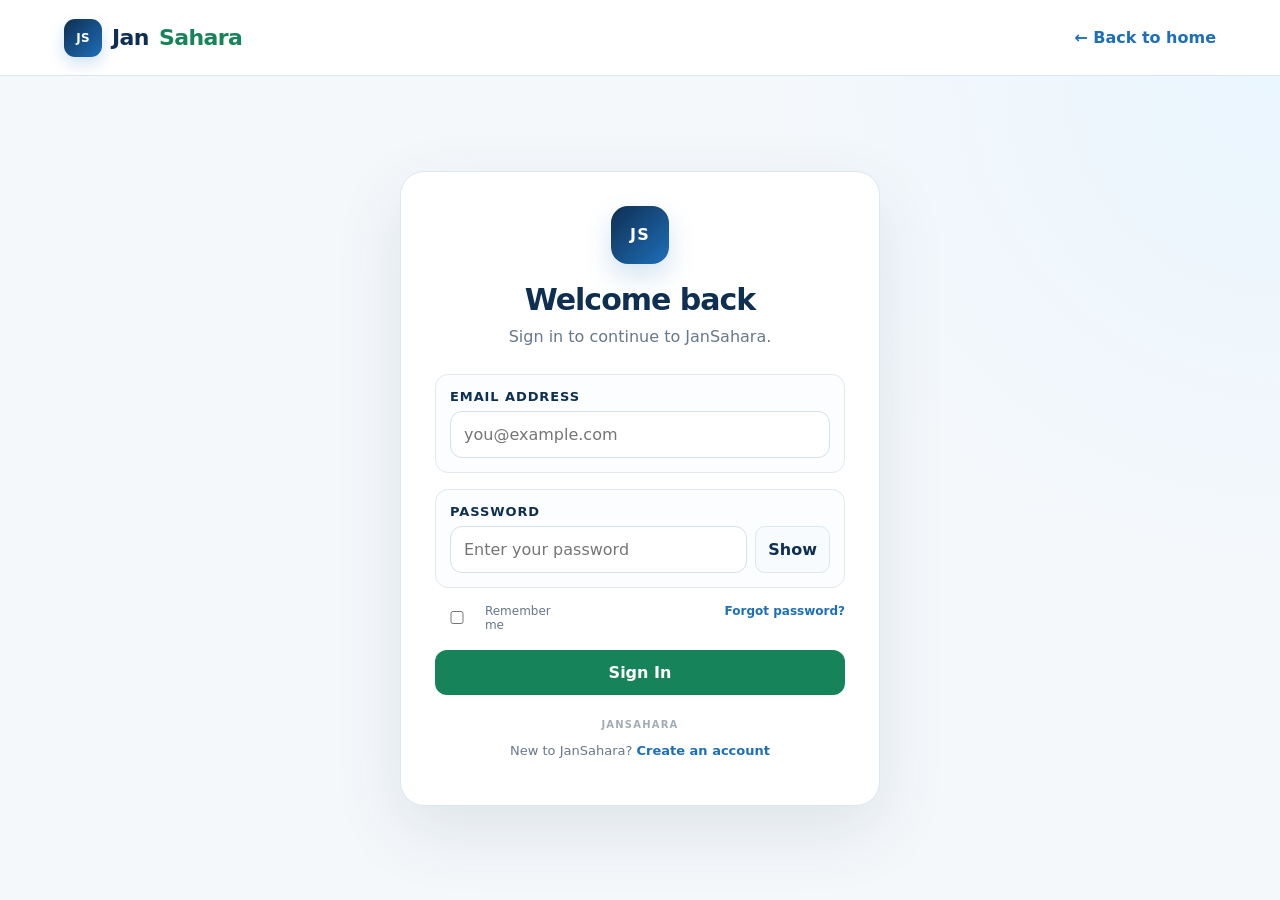
<file: Frontend/recommendations.html>
<!DOCTYPE html>
<html lang="en">
<head>
<meta charset="UTF-8"><meta name="viewport" content="width=device-width, initial-scale=1.0">
  <meta name="theme-color" content="#0f2f52">
<title>Recommendations | JanSahara</title><link rel="stylesheet" href="style.css">
  <link rel="icon" href="data:image/svg+xml,%3Csvg xmlns=%27http://www.w3.org/2000/svg%27 viewBox=%270 0 64 64%27%3E%3Crect width=%2764%27 height=%2764%27 rx=%2716%27 fill=%27%230f2f52%27/%3E%3Ctext x=%2732%27 y=%2740%27 text-anchor=%27middle%27 font-family=%27Arial%27 font-size=%2724%27 font-weight=%27900%27 fill=%27white%27%3EJS%3C/text%3E%3C/svg%3E">

<script src="brand.js"></script>
</head>
<body>
<header class="auth-nav nav"><a class="logo" href="index.html">Jan<span>Sahara</span></a><a class="back" href="dashboard.html">← Dashboard</a><button class="logout" id="logoutBtn">Sign Out</button></header>
<main class="page">
<div class="head"><div><h1>Recommended Schemes</h1><p>Government schemes matched to your JanSahara profile.</p></div><div class="actions"><a class="btn secondary" href="profile.html">My Profile</a><a class="btn secondary" href="chatbot.html">AI Assistant</a><button class="btn primary" id="refreshBtn">↻ Refresh</button></div></div>
<section class="summary"><div class="stat"><small>Available Schemes</small><strong id="totalSchemes">—</strong></div><div class="stat"><small>Eligible Candidates</small><strong id="totalCandidates">—</strong></div><div class="stat"><small>Showing</small><strong id="showing">—</strong></div></section>
<div id="status" class="status muted">Loading recommendations...</div><section id="cards" class="cards"><div class="loading">Finding schemes for your profile…</div></section>
</main>
<footer><span>© 2026 JanSahara</span><span>Government Scheme Discovery & Eligibility Platform</span></footer>
<script>
const API='https://jansahara-backend.onrender.com';
const userId=localStorage.getItem('jansahara_user_id')||sessionStorage.getItem('jansahara_user_id');
if(!userId) location.href='login.html';
const $=id=>document.getElementById(id);
function logout(){['jansahara_user_id','jansahara_email'].forEach(k=>{localStorage.removeItem(k);sessionStorage.removeItem(k)});location.href='login.html'}
$('logoutBtn').onclick=logout;
function escapeHTML(v){return String(v??'').replace(/[&<>'"]/g,c=>({'&':'&amp;','<':'&lt;','>':'&gt;',"'":'&#39;','"':'&quot;'}[c]))}
function pick(obj, keys, fallback='Not provided'){for(const k of keys){if(obj&&obj[k]!==undefined&&obj[k]!==null&&String(obj[k]).trim()!=='')return obj[k]}return fallback}
function render(items){
 const cards=$('cards'); $('showing').textContent=items.length;
 if(!items.length){cards.innerHTML='<div class="empty"><h2>No recommendations yet</h2><p>Complete your profile to improve scheme matching, then refresh.</p></div>';return}
 cards.innerHTML=items.map((r,i)=>{
  const name=pick(r,['scheme_name','name'],'Government Scheme');
  const id=pick(r,['scheme_id'],''); const cat=pick(r,['scheme_category','category'],'Government Scheme');
  const score=pick(r,['recommendation_score','score','match_score'],null); const eligibility=pick(r,['eligibility'],'');
  const reason=pick(r,['reason','recommendation_reason','explanation','why_recommended'],'Matched using your profile and scheme requirements.');
  const portal=pick(r,['application_portal','official_source_url'],'');
  const benefit=pick(r,['benefit_description','benefits'],'');
  return `<article class="card"><div class="card-top"><div><span class="rank">#${i+1}${id!=='Not provided'?' • '+escapeHTML(id):''}</span><h2>${escapeHTML(name)}</h2><div class="category">${escapeHTML(cat)}</div></div>${score!==null&&score!=='Not provided'?`<div class="score"><strong>${escapeHTML(score)}</strong><small>SCORE</small></div>`:''}</div>${eligibility?`<div class="meta"><span class="tag">${escapeHTML(eligibility)}</span></div>`:''}${benefit?`<div class="reason"><strong>Benefit:</strong> ${escapeHTML(benefit)}</div>`:''}<div class="reason"><strong>Why it appears:</strong> ${escapeHTML(reason)}</div><div class="card-actions">${portal!=='Not provided'?`<a class="btn primary" href="${escapeHTML(portal)}" target="_blank" rel="noopener">Official Portal ↗</a>`:''}<a class="btn secondary" href="eligibility.html">Check Eligibility</a></div></article>`
 }).join('');
}
async function load(){
 $('status').textContent='Loading recommendations...';$('status').className='status muted';$('cards').innerHTML='<div class="loading">Finding schemes for your profile…</div>';
 try{const res=await fetch(`${API}/api/recommendations/${encodeURIComponent(userId)}`);const data=await res.json();if(!res.ok||data.status!=='success')throw new Error(data.message||'Unable to load recommendations.');$('totalSchemes').textContent=data.total_schemes??'—';$('totalCandidates').textContent=data.total_candidates??'—';render(data.recommendations||[]);$('status').textContent='✓ Recommendations generated from your current profile';$('status').className='status success'}catch(e){$('cards').innerHTML='<div class="empty"><h2>Could not load recommendations</h2><p>'+escapeHTML(e.message)+'</p><p style="margin-top:8px">Please check your JanSahara server connection and try again.</p></div>';$('status').textContent='Backend connection error';$('status').className='status error'}}
$('refreshBtn').onclick=load;load();
</script>
</body></html>
</file>
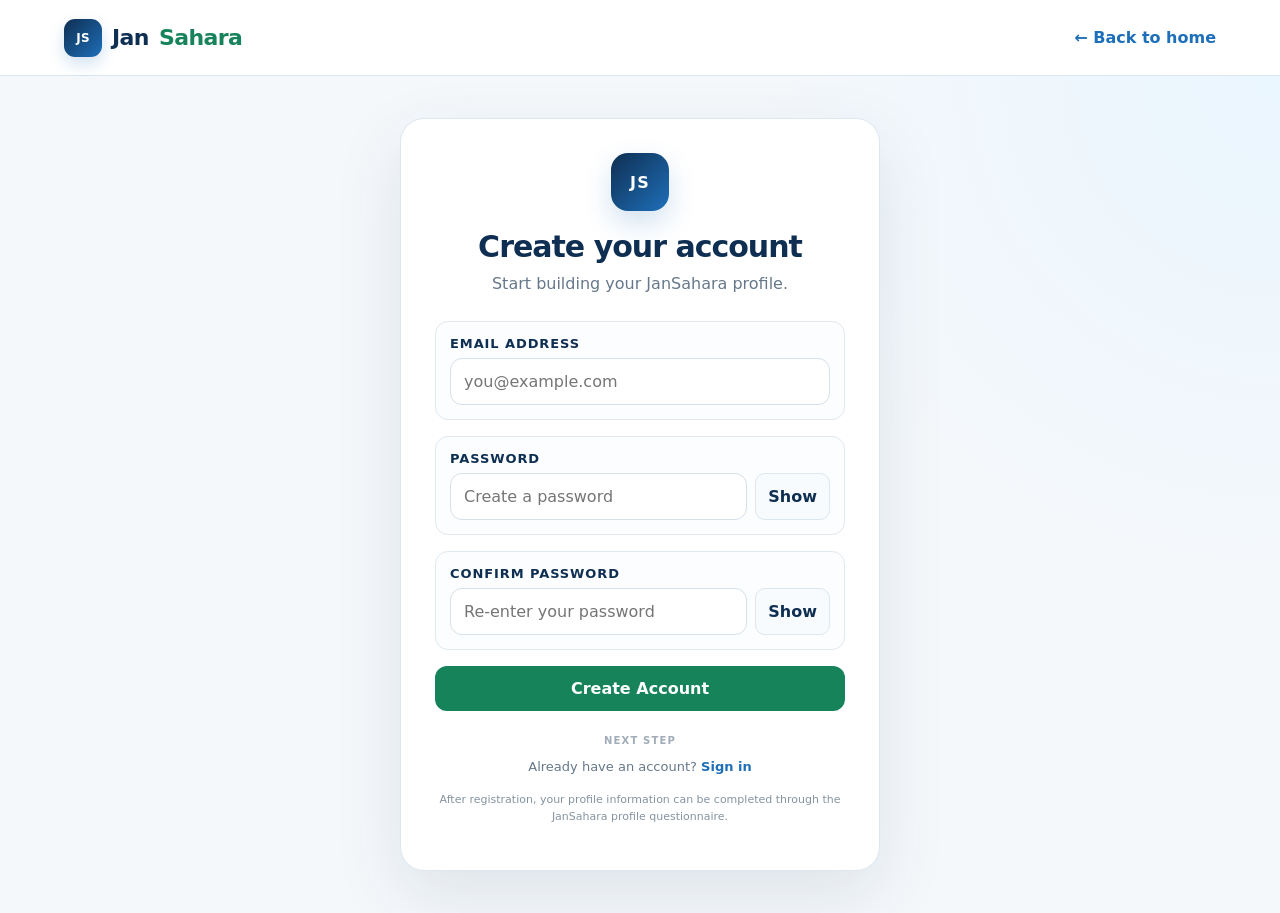
<file: Frontend/register.html>
<!DOCTYPE html><html lang="en"><head><meta charset="UTF-8"><meta name="viewport" content="width=device-width,initial-scale=1.0"><title>Create Account | JanSahara</title><link rel="stylesheet" href="auth.css">
  <link rel="icon" href="data:image/svg+xml,%3Csvg xmlns=%27http://www.w3.org/2000/svg%27 viewBox=%270 0 64 64%27%3E%3Crect width=%2764%27 height=%2764%27 rx=%2716%27 fill=%27%230f2f52%27/%3E%3Ctext x=%2732%27 y=%2740%27 text-anchor=%27middle%27 font-family=%27Arial%27 font-size=%2724%27 font-weight=%27900%27 fill=%27white%27%3EJS%3C/text%3E%3C/svg%3E"><script src="brand.js"></script>
</head><body>
<header class="auth-nav"><a class="logo" href="index.html">Jan<span>Sahara</span></a><a class="back" href="index.html">← Back to home</a></header>
<main class="auth-wrap"><section class="auth-card"><div class="auth-head"><div class="mark">JS</div><h1>Create your account</h1><p>Start building your JanSahara profile.</p></div>
<form id="registerForm"><div class="field"><label for="email">Email address</label><input id="email" type="email" placeholder="you@example.com" required></div><div class="field"><label for="password">Password</label><div class="password-row"><input id="password" type="password" placeholder="Create a password" minlength="6" required><button type="button" class="toggle-pass" data-target="password">Show</button></div></div><div class="field"><label for="confirmPassword">Confirm password</label><div class="password-row"><input id="confirmPassword" type="password" placeholder="Re-enter your password" minlength="6" required><button type="button" class="toggle-pass" data-target="confirmPassword">Show</button></div></div><button class="submit" type="submit">Create Account</button><div id="message" class="message"></div></form>
<div class="divider">NEXT STEP</div><p class="auth-foot">Already have an account? <a class="auth-link" href="login.html">Sign in</a></p><p class="legal">After registration, your profile information can be completed through the JanSahara profile questionnaire.</p></section></main>
<script src="auth.js"></script></body></html>
</file>
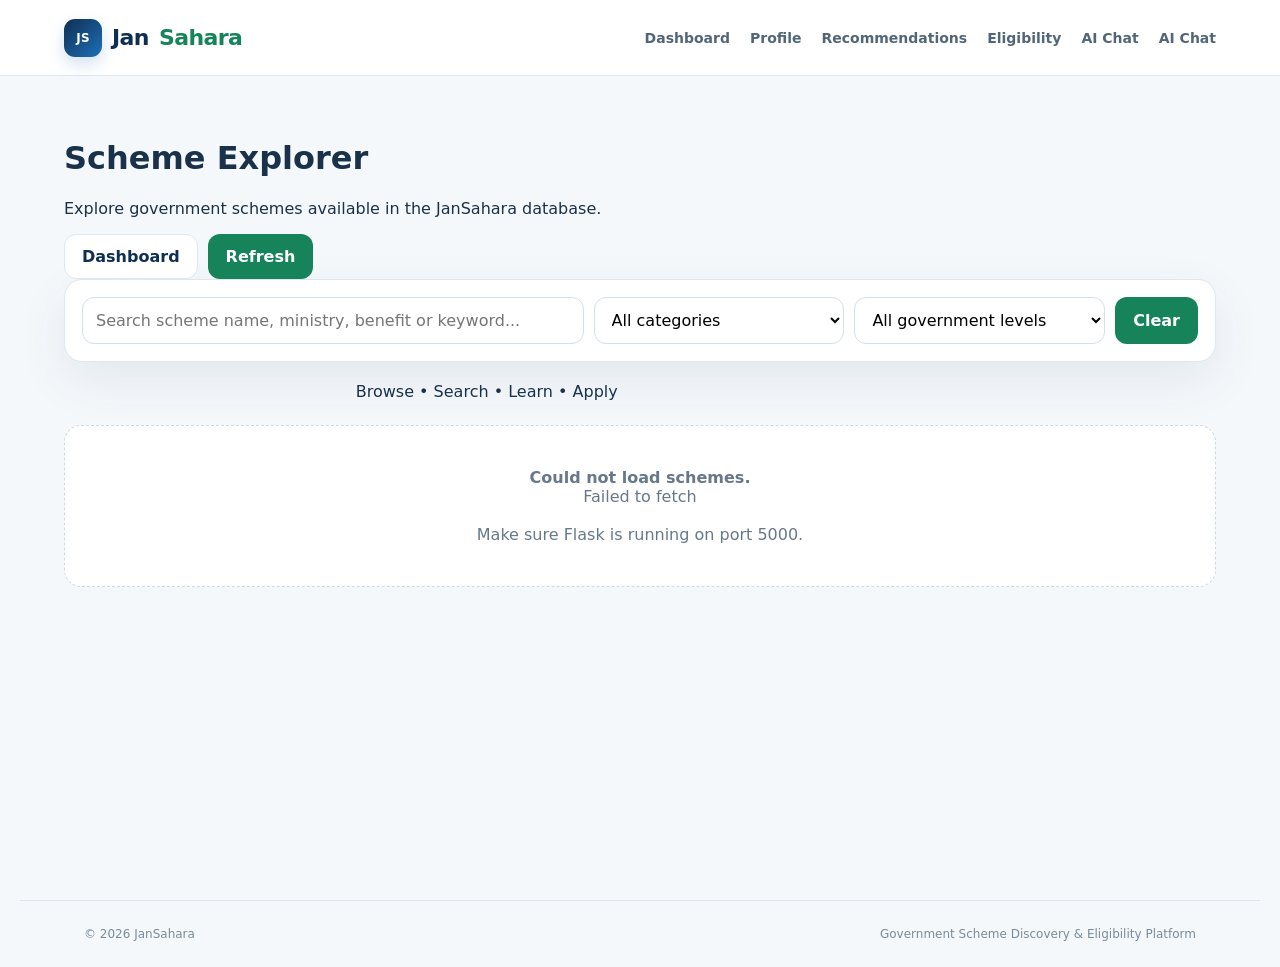
<file: Frontend/scheme-explorer.html>
<!DOCTYPE html>
<html lang="en">
<head>
  <meta charset="UTF-8">
  <meta name="viewport" content="width=device-width, initial-scale=1.0">
  <meta name="theme-color" content="#0f2f52">
  <title>Scheme Explorer | JanSahara</title>
  <link rel="stylesheet" href="style.css">
  <link rel="icon" href="data:image/svg+xml,%3Csvg xmlns=%27http://www.w3.org/2000/svg%27 viewBox=%270 0 64 64%27%3E%3Crect width=%2764%27 height=%2764%27 rx=%2716%27 fill=%27%230f2f52%27/%3E%3Ctext x=%2732%27 y=%2740%27 text-anchor=%27middle%27 font-family=%27Arial%27 font-size=%2724%27 font-weight=%27900%27 fill=%27white%27%3EJS%3C/text%3E%3C/svg%3E">
  
<script src="brand.js"></script>
</head>
<body>
  <nav class="nav"><a class="logo" href="index.html">Jan<span>Sahara</span></a><div class="navlinks"><a href="dashboard.html">Dashboard</a><a href="profile.html">Profile</a><a href="recommendations.html">Recommendations</a><a href="eligibility.html">Eligibility</a><a href="chatbot.html">AI Chat</a><a href="chatbot.html">AI Chat</a></div></nav>
  <main class="page">
    <div class="top"><div><h1>Scheme Explorer</h1><p>Explore government schemes available in the JanSahara database.</p></div><div class="actions"><a class="btn btn-light" href="dashboard.html">Dashboard</a><button class="btn btn-primary" id="refreshBtn">Refresh</button></div></div>
    <section class="filters"><input class="search" id="search" placeholder="Search scheme name, ministry, benefit or keyword..."><select id="category"><option value="">All categories</option><option>Education / Student</option><option>Financial / Banking</option><option>Employment / Skill</option><option>Women & Child</option><option>Citizen / Social Welfare</option></select><select id="level"><option value="">All government levels</option><option>Central</option><option>State</option><option>Central & State</option></select><button class="btn btn-primary" id="clearBtn">Clear</button></section>
    <div class="summary"><span id="count">Loading schemes...</span><span>Browse • Search • Learn • Apply</span></div>
    <section class="grid" id="schemeGrid"><div class="loading">Loading schemes...</div></section>
  </main>
<footer><span>© 2026 JanSahara</span><span>Government Scheme Discovery & Eligibility Platform</span></footer>
<script>
const API_BASE='https://jansahara-backend.onrender.com';
let schemes=[];
const grid=document.getElementById('schemeGrid'), search=document.getElementById('search'), category=document.getElementById('category'), level=document.getElementById('level');
function esc(v){return String(v??'').replace(/[&<>"']/g,c=>({'&':'&amp;','<':'&lt;','>':'&gt;','"':'&quot;',"'":'&#039;'}[c]));}
function render(){const q=search.value.trim().toLowerCase(); const c=category.value.toLowerCase(); const l=level.value.toLowerCase(); const out=schemes.filter(s=>{const text=[s.scheme_name,s.ministry_department,s.benefit_description,s.scheme_description,s.classification_keywords,s.target_beneficiary].join(' ').toLowerCase();return(!q||text.includes(q))&&(!c||String(s.scheme_category||'').toLowerCase()===c)&&(!l||String(s.government_level||'').toLowerCase()===l)});document.getElementById('count').textContent=`${out.length} scheme${out.length===1?'':'s'} found`; if(!out.length){grid.innerHTML='<div class="empty">No schemes match your filters.</div>';return;} grid.innerHTML=out.map(s=>`<article class="card"><div><span class="badge">${esc(s.scheme_category||'Government Scheme')}</span><h3>${esc(s.scheme_name)}</h3><div class="meta">${esc(s.ministry_department||'Ministry not specified')}</div><div class="meta">${esc(s.government_level||'Government level not specified')} • ${esc(s.scheme_type||'Scheme')}</div><p class="desc">${esc(s.scheme_description||s.eligibility_summary||'Details available in the official scheme information.')}</p>${s.benefit_description?`<div class="benefit"><strong>Benefit:</strong> ${esc(s.benefit_description)}</div>`:''}</div><div class="card-actions">${s.official_source_url?`<a class="btn btn-primary" href="${esc(s.official_source_url)}" target="_blank" rel="noopener">Official Source ↗</a>`:''}${s.application_portal?`<a class="btn btn-light" href="${esc(s.application_portal)}" target="_blank" rel="noopener">Apply ↗</a>`:''}</div></article>`).join('');}
async function load(){grid.innerHTML='<div class="loading">Loading schemes from JanSahara...</div>';try{const r=await fetch(`${API_BASE}/api/schemes`);const d=await r.json();if(!r.ok)throw new Error(d.message||'Unable to load schemes');schemes=d.schemes||d.results||[];render();}catch(e){grid.innerHTML=`<div class="error"><strong>Could not load schemes.</strong><br>${esc(e.message)}<br><br>Make sure Flask is running on port 5000.</div>`;document.getElementById('count').textContent='';}}
[search,category,level].forEach(x=>x.addEventListener('input',render));document.getElementById('clearBtn').onclick=()=>{search.value='';category.value='';level.value='';render()};document.getElementById('refreshBtn').onclick=load;load();
</script>
</body></html>
</file>
<file: Frontend/style.css>
:root{--navy:#0f2f52;--blue:#1e6fb9;--green:#16835b;--mint:#e8f6ef;--sky:#edf7ff;--ink:#19324a;--muted:#66788a;--line:#dce7ef;--bg:#f5f8fb;--white:#fff;--shadow:0 18px 50px rgba(15,47,82,.08);--radius:20px}
*{box-sizing:border-box}html{scroll-behavior:smooth}body{margin:0;font-family:Inter,ui-sans-serif,system-ui,-apple-system,"Segoe UI",sans-serif;color:var(--ink);background:var(--bg)}a{color:inherit}button,input,select,textarea{font:inherit}.navbar,.auth-nav,.nav{min-height:76px;padding:0 clamp(20px,5vw,72px);display:flex;align-items:center;gap:24px;background:rgba(255,255,255,.94);border-bottom:1px solid var(--line);position:sticky;top:0;z-index:20;backdrop-filter:blur(12px)}.logo{display:inline-flex;align-items:center;gap:10px;text-decoration:none;font-size:22px;font-weight:900;letter-spacing:-.6px;color:var(--navy);margin-right:auto}.logo:before{content:"JS";display:grid;place-items:center;width:38px;height:38px;border-radius:11px;background:linear-gradient(135deg,var(--navy),var(--blue));color:#fff;font-size:12px;letter-spacing:.3px;box-shadow:0 7px 16px rgba(30,111,185,.2)}.logo span{color:var(--green)}.navbar nav,.navlinks{display:flex;align-items:center;gap:20px}.navbar nav a,.navlinks a{font-size:14px;font-weight:700;color:#526679;text-decoration:none}.navbar nav a:hover,.navlinks a:hover{color:var(--navy)}.btn{display:inline-flex;align-items:center;justify-content:center;gap:8px;border-radius:12px;padding:12px 17px;font-weight:800;text-decoration:none;border:1px solid transparent;cursor:pointer;transition:.2s}.btn:hover{transform:translateY(-1px)}.btn-primary,.primary{background:var(--green);color:#fff}.btn-outline,.secondary,.btn-light{background:#fff;color:var(--navy);border-color:var(--line)}.eyebrow{display:inline-flex;align-items:center;gap:8px;color:var(--green);font-size:11px;font-weight:900;letter-spacing:.12em}.eyebrow:before{content:"";width:22px;height:2px;background:var(--green)}.hero{max-width:1240px;margin:auto;padding:90px 5% 72px;display:grid;grid-template-columns:1.08fr .92fr;align-items:center;gap:70px}.hero h1{font-size:clamp(42px,6vw,72px);line-height:1.02;letter-spacing:-2.8px;color:var(--navy);margin:16px 0}.hero h1 span{color:var(--green)}.hero p{font-size:18px;line-height:1.7;color:var(--muted);max-width:650px}.hero-actions{display:flex;gap:12px;flex-wrap:wrap;margin:28px 0}.trust-row{display:flex;gap:24px;flex-wrap:wrap;color:#718496;font-size:13px;font-weight:700}.dashboard-preview{background:linear-gradient(145deg,#0f2f52,#194d79);border-radius:28px;padding:26px;box-shadow:0 30px 70px rgba(15,47,82,.2);color:#fff}.preview-header{display:flex;justify-content:space-between;align-items:center;margin-bottom:18px;font-weight:800}.ai-pill{background:rgba(255,255,255,.12);padding:7px 10px;border-radius:999px;font-size:10px;letter-spacing:.08em}.scheme-card{display:flex;justify-content:space-between;align-items:center;background:rgba(255,255,255,.1);border:1px solid rgba(255,255,255,.12);padding:16px;border-radius:15px;margin:10px 0}.scheme-card strong{display:block;font-size:14px}.scheme-card small{display:block;color:#c7d7e5;margin-top:4px}.scheme-card b{font-size:18px;color:#b9efd7}.preview-footer{padding-top:14px;color:#d7e5ef;font-size:13px}.section{max-width:1240px;margin:auto;padding:78px 5%}.section-heading{max-width:700px;margin-bottom:34px}.section-heading h2,.cta h2{font-size:clamp(30px,4vw,46px);letter-spacing:-1.5px;color:var(--navy);margin:12px 0}.section-heading p,.cta p{color:var(--muted);line-height:1.7}.feature-grid{display:grid;grid-template-columns:repeat(4,1fr);gap:16px}.feature,.step{background:#fff;border:1px solid var(--line);border-radius:18px;padding:24px;box-shadow:var(--shadow)}.feature .icon{width:44px;height:44px;border-radius:13px;display:grid;place-items:center;background:var(--sky);color:var(--blue);font-weight:900;font-size:19px}.feature h3,.step h3{color:var(--navy);margin:17px 0 8px}.feature p,.step p{color:var(--muted);line-height:1.6;font-size:14px}.steps{display:grid;grid-template-columns:repeat(5,1fr);gap:14px}.step>span{font-size:12px;font-weight:900;color:var(--green)}.cta{max-width:1240px;margin:30px auto 70px;padding:40px 5%;border-radius:28px;background:linear-gradient(135deg,#eaf6ff,#eaf8f1);display:flex;align-items:center;justify-content:space-between;gap:25px}.cta h2{margin:10px 0 4px}footer{max-width:1240px;margin:auto;padding:26px 5%;border-top:1px solid var(--line);display:flex;justify-content:space-between;gap:15px;color:#7a8b9b;font-size:12px}.page,.profile-page,.dashboard{min-height:calc(100vh - 76px);padding:42px 5% 72px;max-width:1280px;margin:auto}.head,.dash-top,.profile-head{display:flex;justify-content:space-between;align-items:flex-end;gap:24px;margin-bottom:28px}.head h1,.dash-top h1,.profile-head h1{margin:0 0 8px;font-size:clamp(30px,4vw,44px);letter-spacing:-1.2px;color:var(--navy)}.head p,.dash-top p,.profile-head p{margin:0;color:var(--muted);line-height:1.6}.actions,.card-actions,.profile-actions{display:flex;gap:10px;flex-wrap:wrap}.summary{display:grid;grid-template-columns:repeat(4,1fr);gap:15px;margin:20px 0 24px}.stat{background:#fff;border:1px solid var(--line);border-radius:17px;padding:20px;box-shadow:0 7px 24px rgba(15,47,82,.04)}.stat small{display:block;color:#8091a0;text-transform:uppercase;font-size:10px;font-weight:900;letter-spacing:.08em}.stat strong{display:block;color:var(--navy);font-size:29px;margin-top:5px}.status{font-weight:800;margin:8px 0 18px}.success{color:var(--green)}.error{color:#b42318}.muted{color:var(--muted)}.filters{background:#fff;border:1px solid var(--line);border-radius:18px;padding:17px;display:grid;grid-template-columns:2fr 1fr 1fr auto;gap:10px;box-shadow:var(--shadow);margin-bottom:20px}.filters input,.filters select,.composer textarea{width:100%;border:1px solid #d4e0e8;border-radius:12px;padding:12px 13px;background:#fff;outline:none}.filters input:focus,.filters select:focus,.composer textarea:focus{border-color:var(--blue);box-shadow:0 0 0 4px var(--sky)}.filter{border:1px solid var(--line);background:#fff;color:#53697b;padding:9px 13px;border-radius:999px;font-weight:800;cursor:pointer}.filter.active{background:var(--navy);color:#fff;border-color:var(--navy)}.cards,.grid{display:grid;grid-template-columns:repeat(2,1fr);gap:18px}.grid{grid-template-columns:repeat(3,1fr)}.card,.dash-card,.profile-card,.welcome-card,.chat-card{background:#fff;border:1px solid var(--line);border-radius:20px;box-shadow:var(--shadow)}.card{padding:23px}.card-top{display:flex;justify-content:space-between;gap:15px}.card h2,.card h3{color:var(--navy);margin:6px 0}.rank{color:#8294a3;font-size:11px;font-weight:900}.category,.meta{color:var(--muted);font-size:13px}.score{min-width:76px;text-align:center;background:var(--mint);color:#126044;border-radius:12px;padding:9px;height:max-content}.score strong{display:block;font-size:19px}.score small{font-size:9px;font-weight:900}.badge,.tag{display:inline-block;margin:12px 0 4px;padding:6px 10px;border-radius:999px;background:var(--sky);color:var(--blue);font-size:11px;font-weight:900}.likely{background:var(--mint);color:#126044}.notlikely{background:#fff0f0;color:#a52222}.unknown{background:#fff7e6;color:#8a5b00}.reason,.benefit{background:#f7fafc;border-radius:12px;padding:13px;margin-top:13px;color:#526576;font-size:13px;line-height:1.55}.benefit{background:#f2faf6;border-left:3px solid var(--green)}.section-title{margin:18px 0 8px;color:var(--navy);font-size:11px;font-weight:900;text-transform:uppercase;letter-spacing:.08em}.checks{display:grid;gap:7px}.check{font-size:12px;padding:10px;border-radius:10px;background:#f7fafc;color:#526576}.check.pass{border-left:3px solid var(--green)}.check.fail{border-left:3px solid #b42318}.check.unknown{border-left:3px solid #d99b16;background:#fffaf0}.empty,.loading,.error{background:#fff;border:1px dashed #cbd9e3;border-radius:17px;padding:42px;text-align:center;color:var(--muted);grid-column:1/-1}.dash-top{align-items:center}.welcome-card{padding:26px;margin-bottom:22px}.user-id,.profile-id,.user-pill{display:inline-flex;background:var(--sky);border:1px solid #d7eaf7;color:var(--blue);padding:8px 12px;border-radius:10px;font-weight:900;margin-top:10px}.profile-cta{margin-top:20px;padding:22px;border-radius:17px;background:linear-gradient(135deg,#edf7ff,#f0faf5);border:1px solid #d4e7f2}.profile-cta h3{margin:0 0 7px;color:var(--navy)}.profile-cta p{margin:0 0 15px;color:var(--muted);line-height:1.55}.complete-btn{display:inline-flex;background:var(--green);color:#fff;padding:12px 17px;border-radius:12px;text-decoration:none;font-weight:900}.dash-grid{display:grid;grid-template-columns:repeat(3,1fr);gap:17px}.dash-card{padding:23px;min-height:185px}.dash-card .card-icon{font-size:26px}.dash-card h3{margin:12px 0 8px}.dash-card p{color:var(--muted);line-height:1.55;font-size:14px}.dash-card a{color:var(--green);font-weight:900;text-decoration:none}.profile-head{align-items:center}.profile-card{padding:25px;margin-bottom:18px}.profile-card h2{margin:0 0 17px;color:var(--navy)}.profile-grid{display:grid;grid-template-columns:repeat(3,1fr);gap:13px}.field{padding:14px;border:1px solid #e1e9ef;border-radius:13px;background:#fbfdff}.field label{display:block;color:#8293a1;font-size:10px;font-weight:900;text-transform:uppercase;letter-spacing:.07em;margin-bottom:6px}.field span{display:block;color:#294053;line-height:1.45;word-break:break-word}.chat-shell{max-width:1120px;margin:auto;padding:34px 20px 55px}.chat-head{display:flex;justify-content:space-between;align-items:center;gap:20px;margin-bottom:20px}.chat-head h1{color:var(--navy);font-size:clamp(30px,4vw,42px);margin:8px 0}.chat-head p{color:var(--muted);line-height:1.6}.chat-card{overflow:hidden}.chat-toolbar{padding:16px 20px;border-bottom:1px solid var(--line);display:flex;justify-content:space-between;align-items:center}.assistant-status{font-weight:900;color:var(--navy)}.dot{display:inline-block;width:9px;height:9px;border-radius:50%;background:var(--green);margin-right:8px}.clear-btn{border:0;background:none;color:var(--muted);cursor:pointer;font-weight:800}.messages{height:520px;overflow-y:auto;padding:24px;background:#fbfdff}.msg{display:flex;margin-bottom:16px}.msg.user{justify-content:flex-end}.bubble{max-width:78%;padding:14px 16px;border-radius:16px;line-height:1.55;font-size:14px}.msg.bot .bubble{background:#eaf4fb;color:#233c50;border-top-left-radius:5px}.msg.user .bubble{background:var(--navy);color:#fff;border-top-right-radius:5px}.suggestions{padding:14px 20px;display:flex;gap:8px;flex-wrap:wrap}.suggestion{border:1px solid #cfe0ec;background:#fff;color:var(--navy);padding:9px 12px;border-radius:999px;cursor:pointer;font-weight:700}.composer{padding:16px 20px;display:flex;gap:10px;border-top:1px solid var(--line)}.composer textarea{flex:1;resize:none;min-height:50px}.send-btn{min-width:90px;border:0;border-radius:12px;background:var(--green);color:#fff;font-weight:900;cursor:pointer}.result-card{margin-top:12px;background:#fff;border:1px solid var(--line);border-radius:14px;padding:14px}.result-card a{color:var(--blue);font-weight:800}.back-links{display:flex;gap:18px;margin-top:16px}.back-links a,.back{color:var(--blue);text-decoration:none;font-weight:800}.logout{border:1px solid var(--line);background:#fff;color:var(--navy);padding:10px 15px;border-radius:11px;cursor:pointer;font-weight:900}.hidden{display:none}
@media(max-width:1000px){.hero{grid-template-columns:1fr;gap:35px}.feature-grid{grid-template-columns:repeat(2,1fr)}.steps{grid-template-columns:repeat(3,1fr)}.grid{grid-template-columns:repeat(2,1fr)}.dash-grid{grid-template-columns:repeat(2,1fr)}.profile-grid{grid-template-columns:repeat(2,1fr)}}
@media(max-width:700px){.navbar,.auth-nav,.nav{padding:0 16px}.navbar nav,.navlinks{display:none}.hero{padding:60px 5%}.hero h1{letter-spacing:-1.8px}.feature-grid,.steps,.grid,.cards,.dash-grid,.profile-grid{grid-template-columns:1fr}.summary{grid-template-columns:repeat(2,1fr)}.filters{grid-template-columns:1fr}.head,.dash-top,.profile-head,.chat-head,.cta{align-items:flex-start;flex-direction:column}.cta{padding:30px 5%}footer{flex-direction:column}.messages{height:55vh}.bubble{max-width:90%}.composer{padding:12px}.send-btn{min-width:72px}.page,.profile-page,.dashboard{padding:28px 4% 55px}}
@media(max-width:430px){.summary{grid-template-columns:1fr}.logo{font-size:20px}.logo:before{width:34px;height:34px}.hero-actions .btn{width:100%}}
</file>
<file: Frontend/auth.css>
@import url('style.css');
.auth-wrap{min-height:calc(100vh - 76px);display:grid;place-items:center;padding:42px 20px;background:radial-gradient(circle at top right,#eaf6ff 0,transparent 35%),var(--bg)}.auth-card{width:min(100%,480px);background:#fff;border:1px solid var(--line);border-radius:24px;padding:34px;box-shadow:0 25px 70px rgba(15,47,82,.1)}.auth-head{text-align:center}.mark{width:58px;height:58px;margin:0 auto 18px;border-radius:17px;display:grid;place-items:center;background:linear-gradient(135deg,var(--navy),var(--blue));color:#fff;font-weight:900;letter-spacing:.08em;box-shadow:0 12px 28px rgba(30,111,185,.2)}.auth-head h1{margin:0;color:var(--navy);font-size:30px;letter-spacing:-1px}.auth-head p{color:var(--muted);line-height:1.5;margin:8px 0 25px}.field{margin-bottom:16px}.auth-card .field label{display:block;font-size:13px;font-weight:800;color:var(--navy);margin-bottom:7px}.auth-card input{width:100%;border:1px solid #d5e0e8;border-radius:12px;padding:13px;outline:none;background:#fff}.auth-card input:focus{border-color:var(--blue);box-shadow:0 0 0 4px var(--sky)}.password-row{display:flex;gap:8px}.password-row input{flex:1}.toggle-pass{border:1px solid var(--line);background:#f8fbfd;color:var(--navy);border-radius:10px;padding:0 12px;font-weight:800;cursor:pointer}.options{display:flex;justify-content:space-between;gap:12px;font-size:12px;margin:4px 0 18px}.remember{color:var(--muted);display:flex;gap:7px;align-items:center}.auth-link{color:var(--blue);font-weight:800;text-decoration:none}.submit{width:100%;border:0;background:var(--green);color:#fff;padding:13px;border-radius:12px;font-weight:900;cursor:pointer}.message{margin-top:12px;font-size:13px;font-weight:800}.divider{text-align:center;color:#a0adb8;font-size:10px;font-weight:900;letter-spacing:.12em;margin:24px 0 12px}.auth-foot{text-align:center;color:var(--muted);font-size:13px}.legal{text-align:center;color:#8493a0;font-size:11px;line-height:1.5;margin-top:18px}.auth-nav .back{margin-right:0}
</file>
